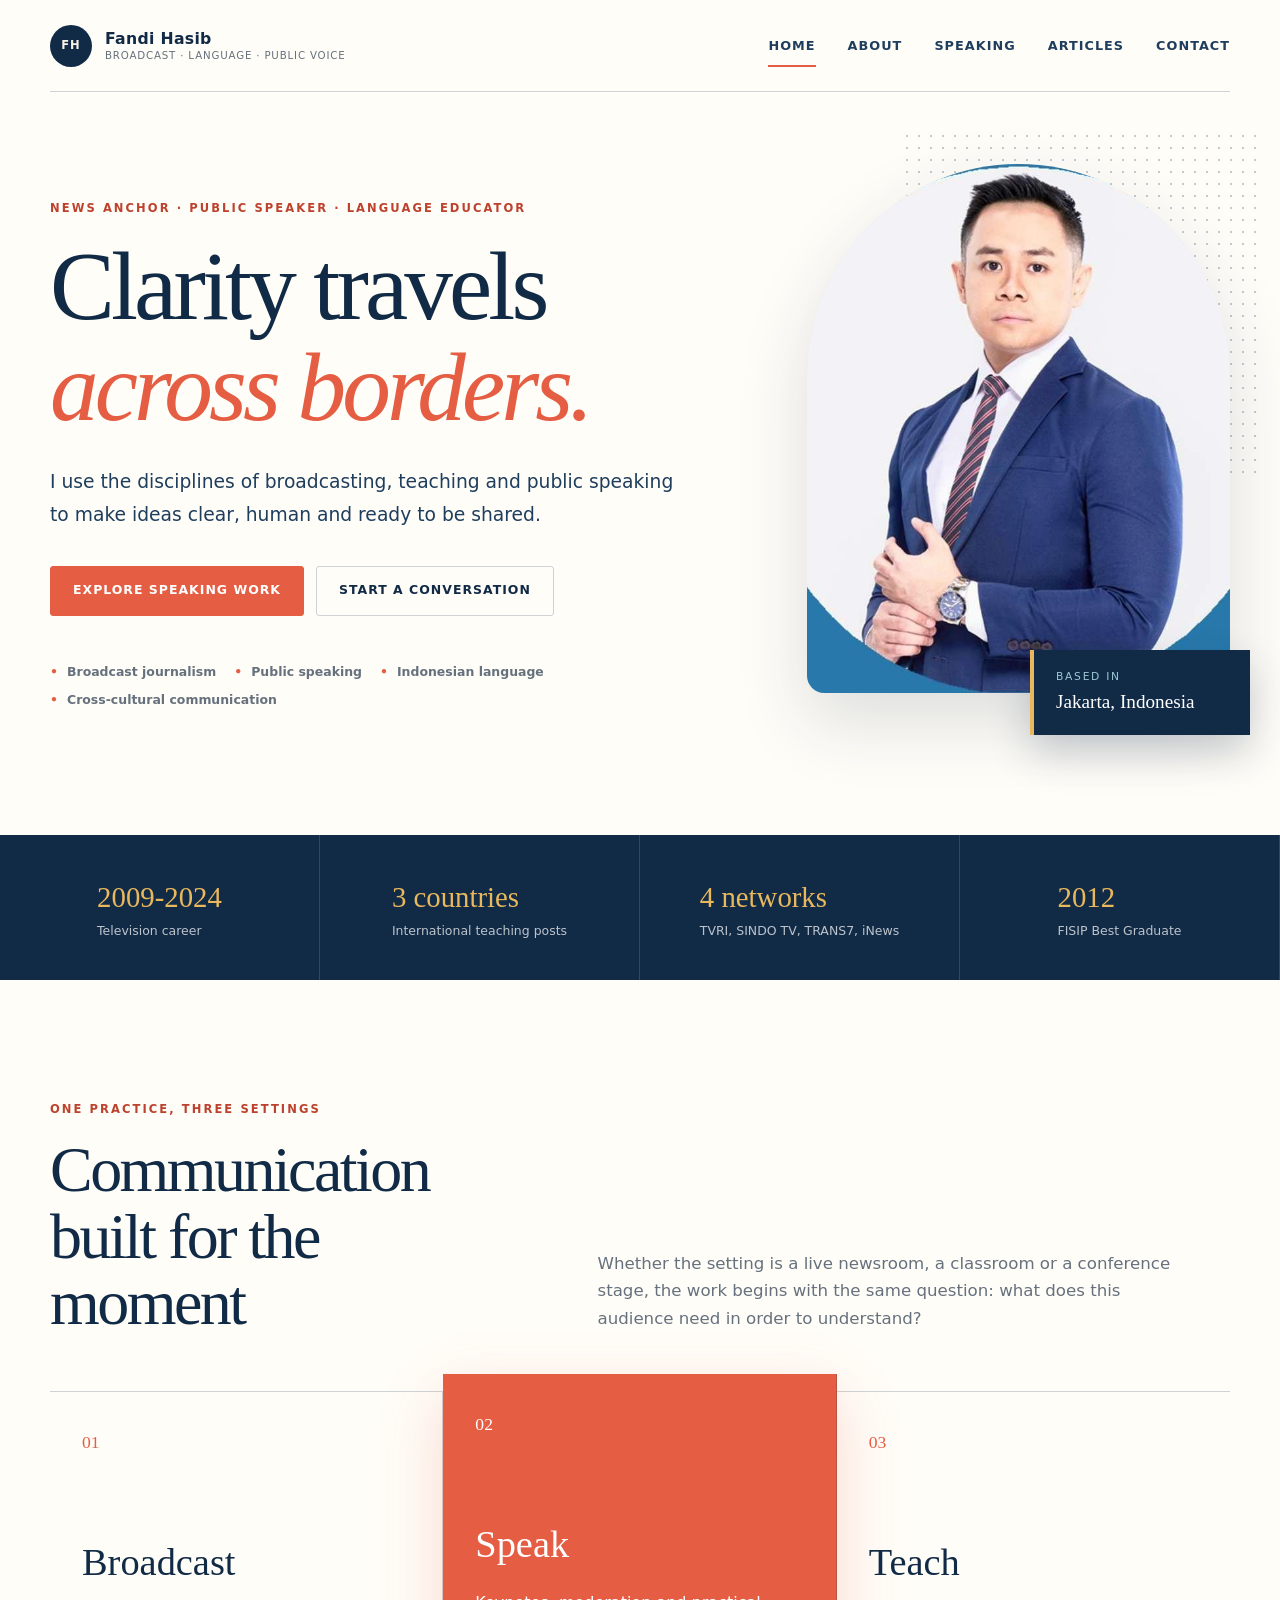
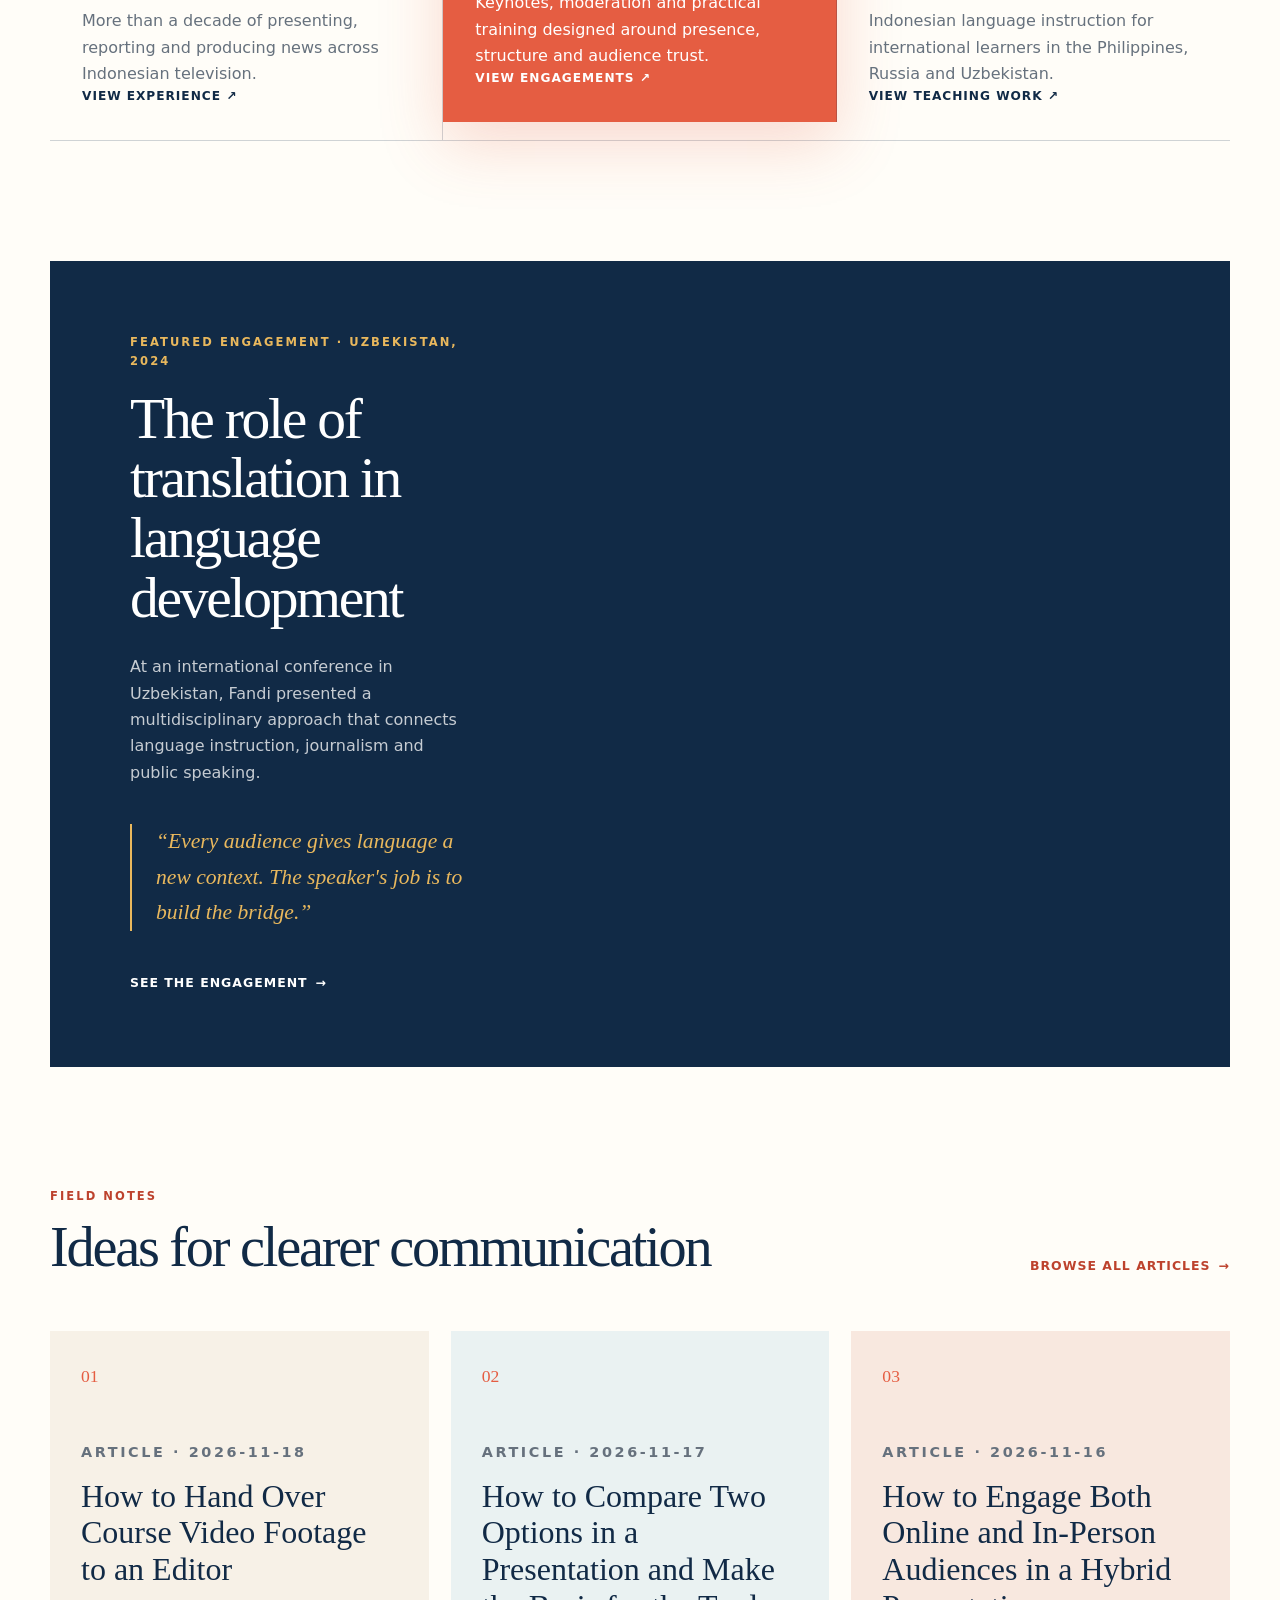
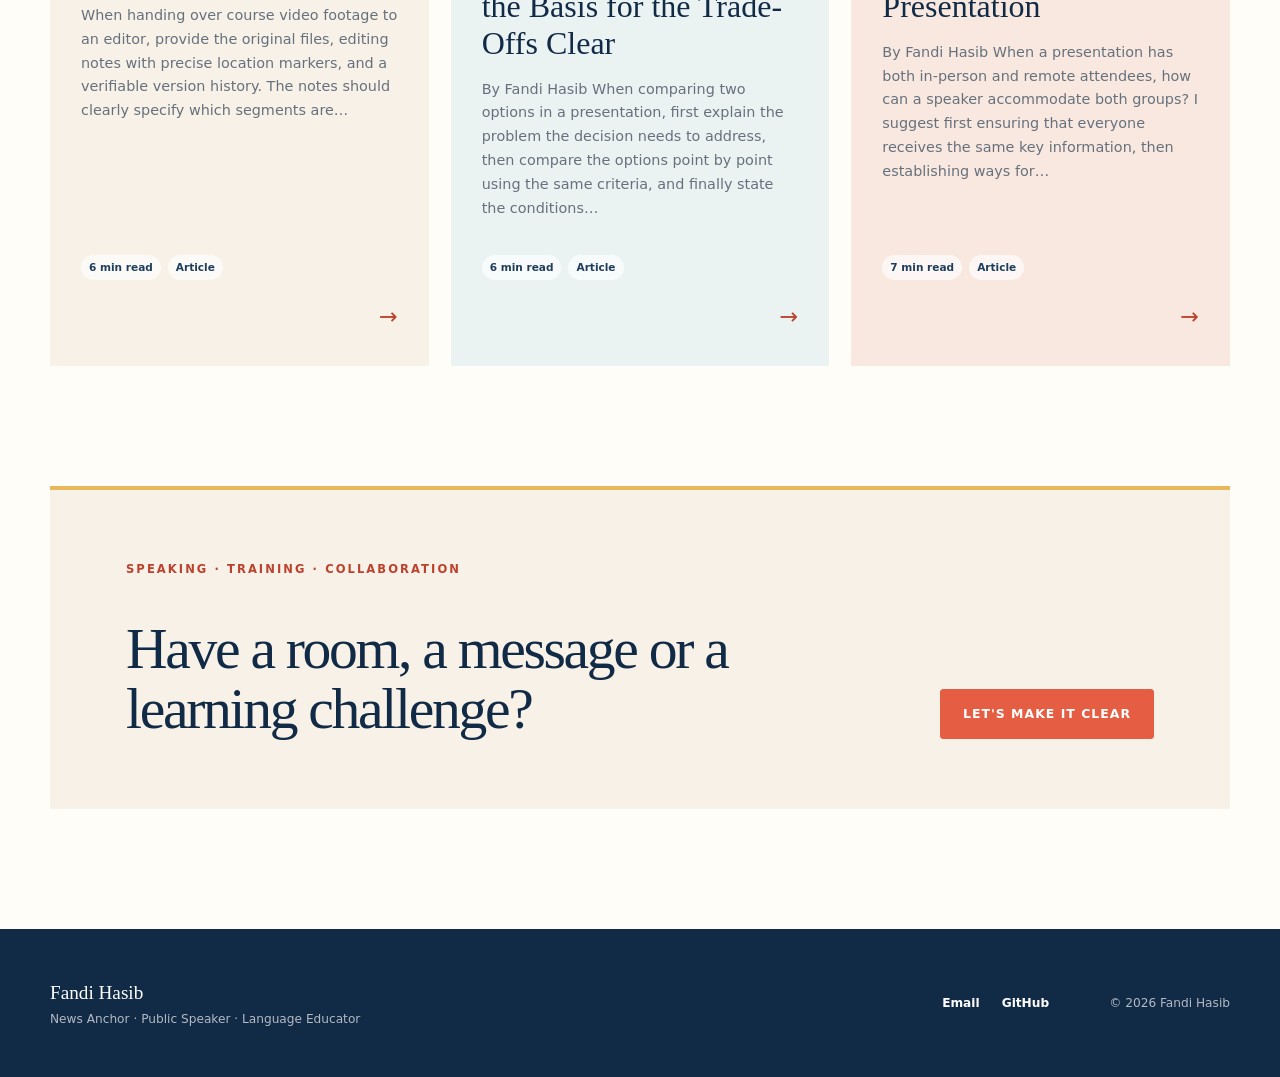
<file: index.html>
<!doctype html>
<html lang="en">
<head>
  <meta charset="utf-8">
  <meta name="viewport" content="width=device-width, initial-scale=1">
  <meta name="description" content="Fandi Hasib is a news anchor, public speaker and Indonesian language educator working across broadcasting, teaching and cross-cultural communication.">
  <meta name="theme-color" content="#112a46">
  <meta property="og:title" content="Fandi Hasib | Broadcast, Language & Public Voice">
  <meta property="og:description" content="News anchor, public speaker and Indonesian language educator.">
  <meta property="og:type" content="website">
  <meta property="" content="assets/fandi-hasib-portrait.jpg">
  <title>Fandi Hasib | Broadcast, Language & Public Voice</title>
  <link rel="icon" href="assets/favicon.svg" type="image/svg+xml">
  <link rel="stylesheet" href="css/main.css">
  <link rel="stylesheet" href="css/content.css">
  <link rel="stylesheet" href="css/responsive.css">
  <script src="config.js"></script>
  <script src="js/main.js" defer></script>
</head>
<body>
  <a class="skip-link" href="#content">Skip to content</a>
  <header class="site-header">
    <a class="brand" href="index.html" aria-label="Fandi Hasib home">
      <span class="brand-mark">FH</span>
      <span class="brand-copy"><strong>Fandi Hasib</strong><small>Broadcast · Language · Public Voice</small></span>
    </a>
    <button class="nav-toggle" type="button" aria-expanded="false" aria-controls="site-nav">Menu</button>
    <nav id="site-nav" aria-label="Primary navigation">
      <a href="index.html" aria-current="page">Home</a>
      <a href="about.html">About</a>
      <a href="speaking.html">Speaking</a>
      <a href="articles.html">Articles</a>
      <a href="contact.html">Contact</a>
    </nav>
  </header>

  <main id="content">
    <section class="hero section-shell">
      <div class="hero-copy">
        <p class="eyebrow">News anchor · Public speaker · Language educator</p>
        <h1>Clarity travels<br><em>across borders.</em></h1>
        <p class="hero-lead">I use the disciplines of broadcasting, teaching and public speaking to make ideas clear, human and ready to be shared.</p>
        <div class="button-row">
          <a class="button" href="speaking.html">Explore speaking work</a>
          <a class="button button-secondary" href="contact.html">Start a conversation</a>
        </div>
        <ul class="hero-tags" aria-label="Areas of expertise">
          <li>Broadcast journalism</li>
          <li>Public speaking</li>
          <li>Indonesian language</li>
          <li>Cross-cultural communication</li>
        </ul>
      </div>
      <div class="hero-visual">
        <div class="portrait-frame"><img src="assets/fandi-hasib-portrait.jpg" alt="Portrait of Fandi Hasib" width="807" height="807"></div>
        <div class="hero-note"><span>Based in</span><strong>Jakarta, Indonesia</strong></div>
      </div>
    </section>

    <section class="signal-strip" aria-label="Career highlights">
      <div><strong>2009-2024</strong><span>Television career</span></div>
      <div><strong>3 countries</strong><span>International teaching posts</span></div>
      <div><strong>4 networks</strong><span>TVRI, SINDO TV, TRANS7, iNews</span></div>
      <div><strong>2012</strong><span>FISIP Best Graduate</span></div>
    </section>

    <section class="section-shell practice-section">
      <div class="section-heading">
        <p class="eyebrow">One practice, three settings</p>
        <h2>Communication built for the moment</h2>
        <p>Whether the setting is a live newsroom, a classroom or a conference stage, the work begins with the same question: what does this audience need in order to understand?</p>
      </div>
      <div class="practice-grid">
        <article class="practice-card">
          <span class="card-index">01</span>
          <h3>Broadcast</h3>
          <p>More than a decade of presenting, reporting and producing news across Indonesian television.</p>
          <a href="about.html#experience">View experience <span aria-hidden="true">↗</span></a>
        </article>
        <article class="practice-card accent-card">
          <span class="card-index">02</span>
          <h3>Speak</h3>
          <p>Keynotes, moderation and practical training designed around presence, structure and audience trust.</p>
          <a href="speaking.html">View engagements <span aria-hidden="true">↗</span></a>
        </article>
        <article class="practice-card">
          <span class="card-index">03</span>
          <h3>Teach</h3>
          <p>Indonesian language instruction for international learners in the Philippines, Russia and Uzbekistan.</p>
          <a href="about.html#teaching">View teaching work <span aria-hidden="true">↗</span></a>
        </article>
      </div>
    </section>

    <section class="feature section-shell">
      <div class="feature-copy">
        <p class="eyebrow light">Featured engagement · Uzbekistan, 2024</p>
        <h2>The role of translation in language development</h2>
        <p>At an international conference in Uzbekistan, Fandi presented a multidisciplinary approach that connects language instruction, journalism and public speaking.</p>
        <blockquote>“Every audience gives language a new context. The speaker's job is to build the bridge.”</blockquote>
        <a class="text-link light" href="speaking.html#uzbekistan-2024">See the engagement <span aria-hidden="true">→</span></a>
      </div>
    </section>

    <section class="section-shell articles-preview">
      <div class="section-heading row-heading">
        <div><p class="eyebrow">Field notes</p><h2>Ideas for clearer communication</h2></div>
        <a class="text-link" href="articles.html">Browse all articles <span aria-hidden="true">→</span></a>
      </div>
      <div id="latest-articles" class="article-grid" aria-live="polite" aria-busy="true"><p class="loading">Loading the latest articles...</p></div>
    </section>

    <section class="closing-cta section-shell">
      <p class="eyebrow">Speaking · Training · Collaboration</p>
      <h2>Have a room, a message or a learning challenge?</h2>
      <a class="button" href="contact.html">Let's make it clear</a>
    </section>
  </main>

  <footer class="site-footer">
    <div><strong>Fandi Hasib</strong><span>News Anchor · Public Speaker · Language Educator</span></div>
    <div class="footer-links"><a href="mailto:support@ottomediatech.com">Email</a><a href="https://github.com/fandihasib">GitHub</a></div>
    <p>© <span data-year></span> Fandi Hasib</p>
  </footer>
  <script src="js/content-loader.js" defer></script>
</body>
</html>
</file>
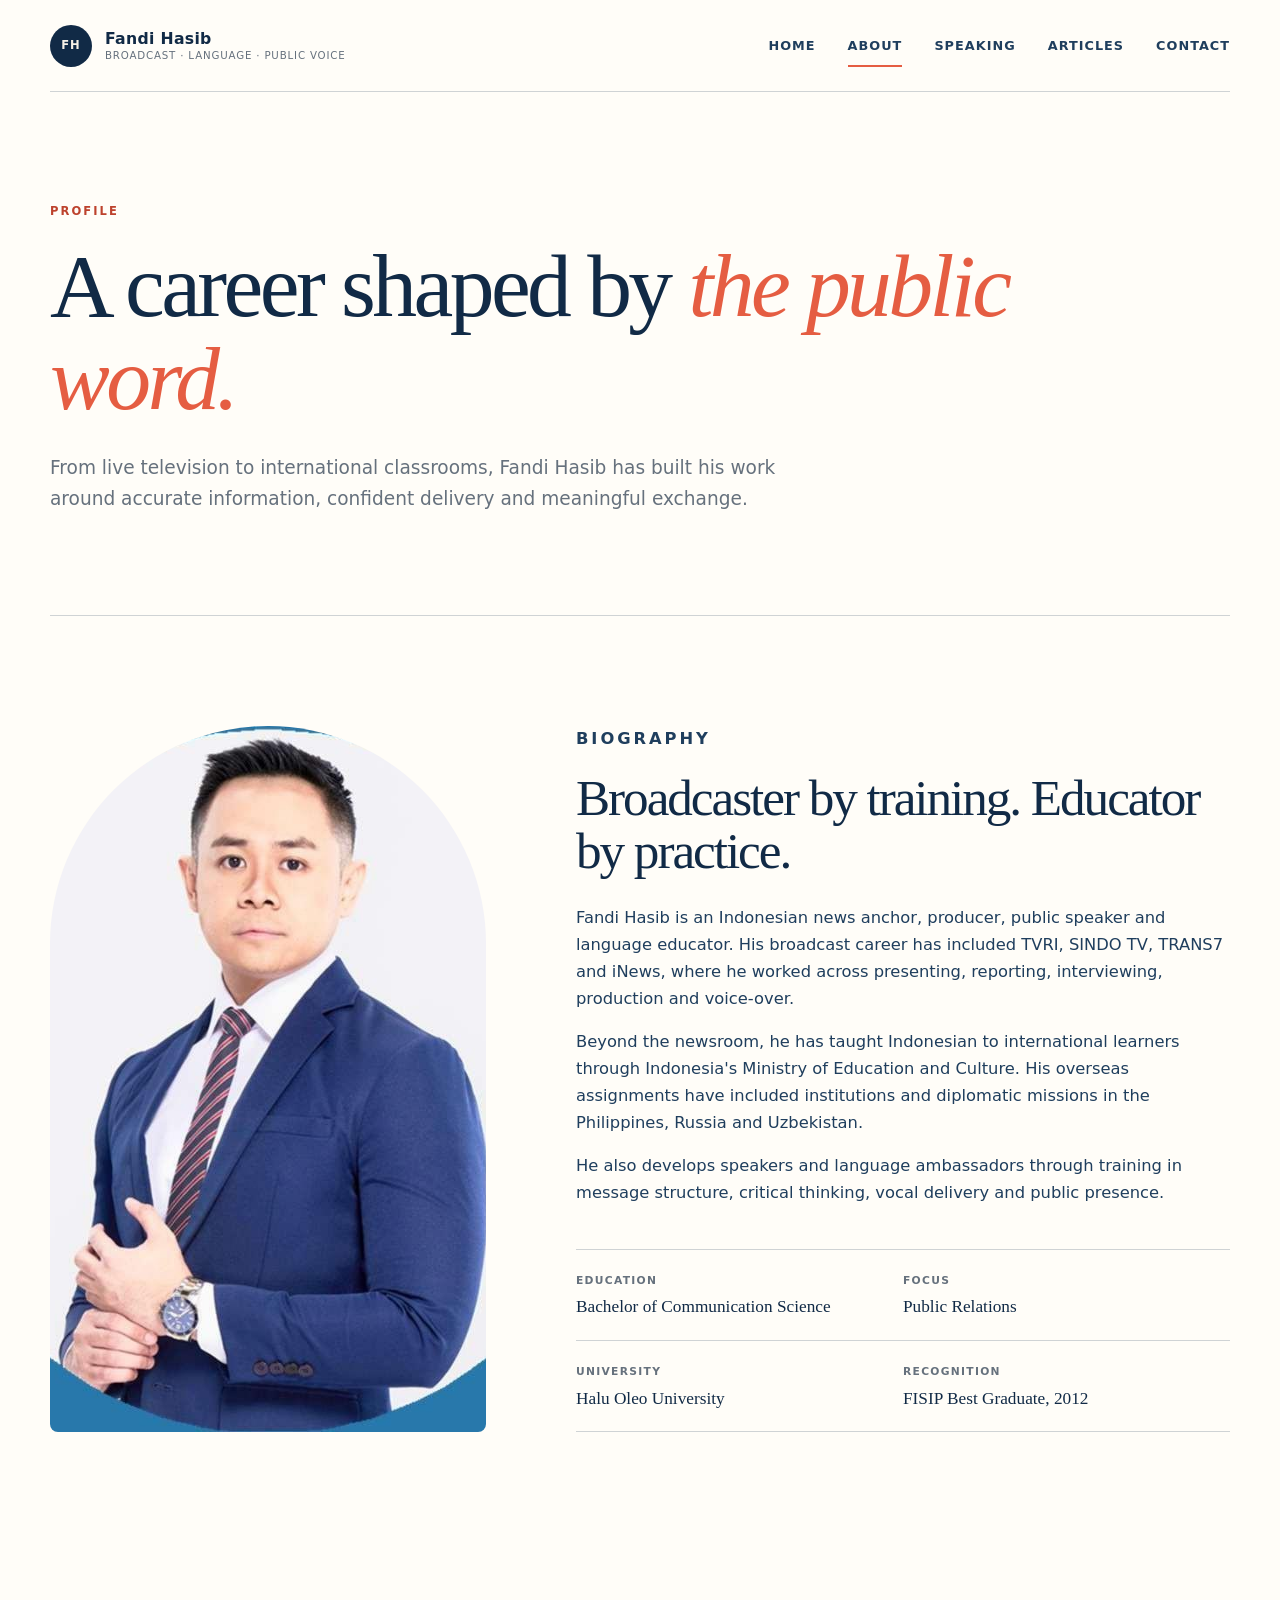
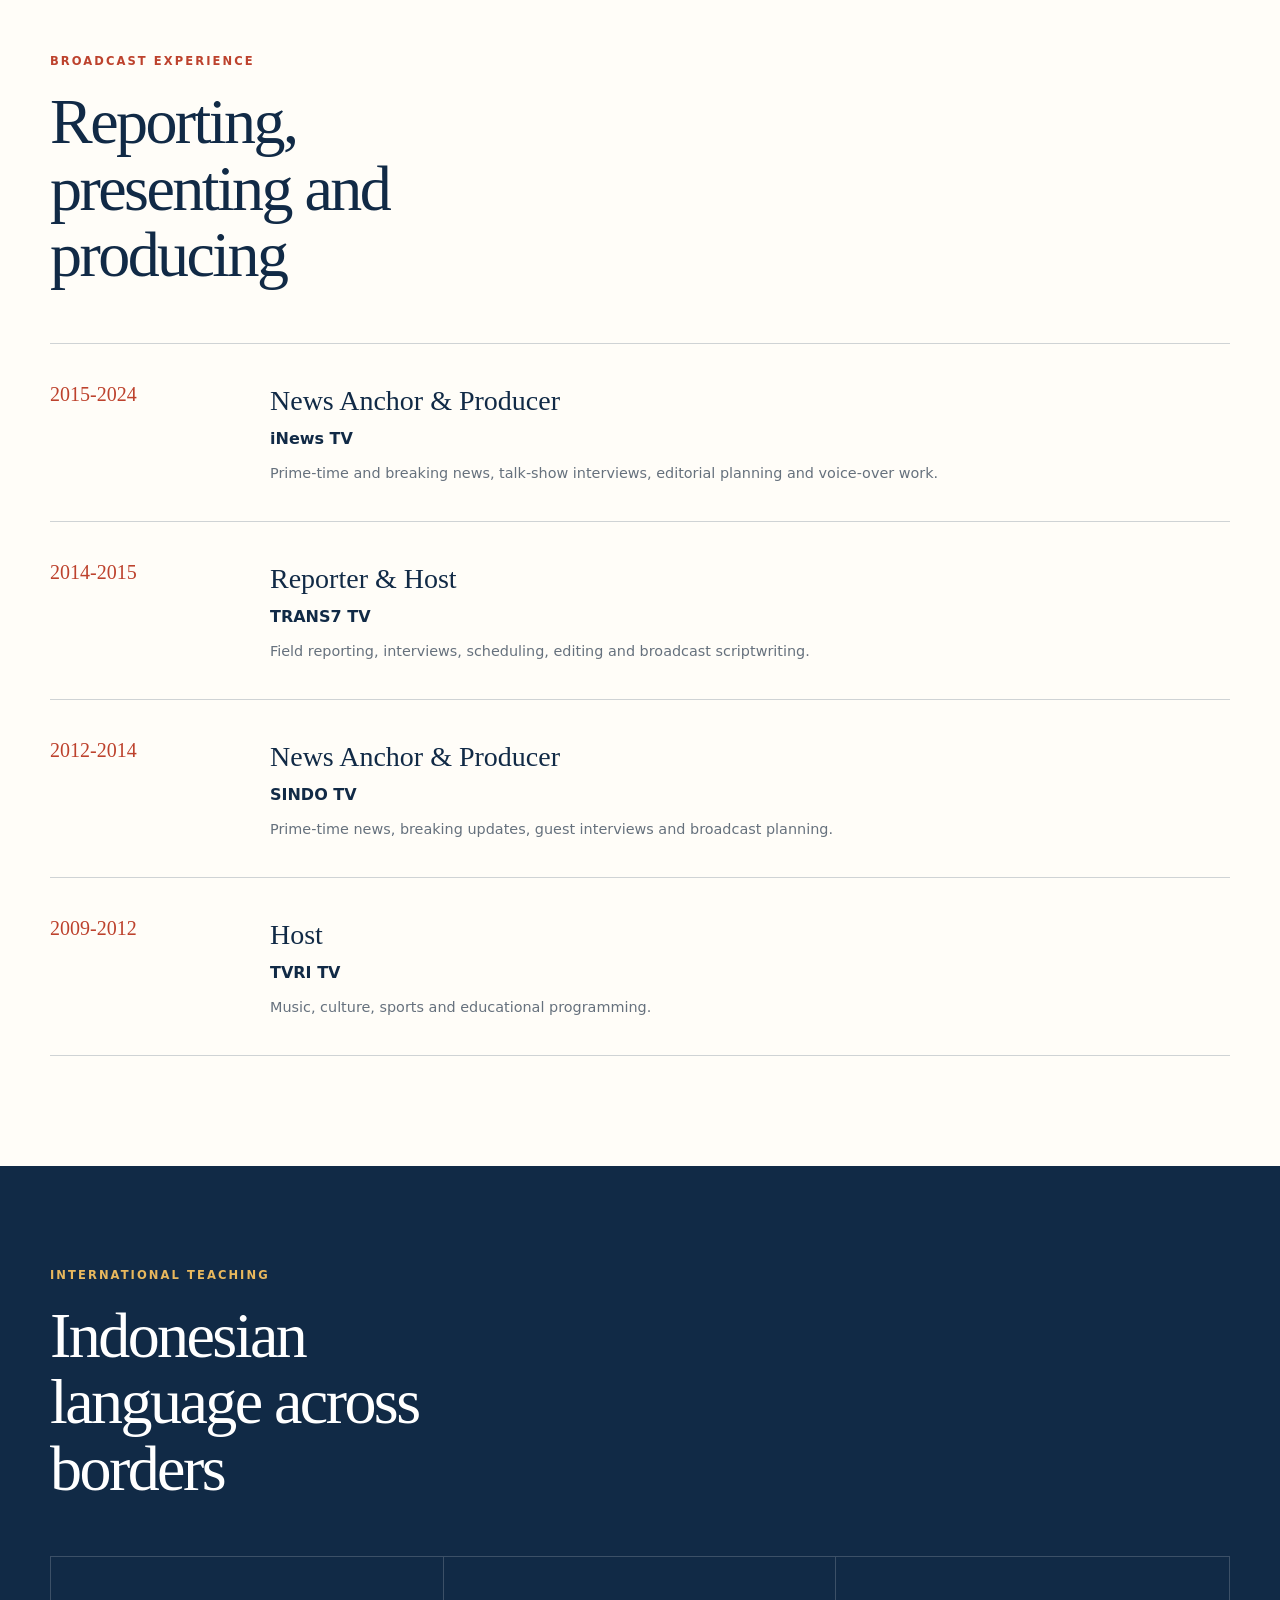
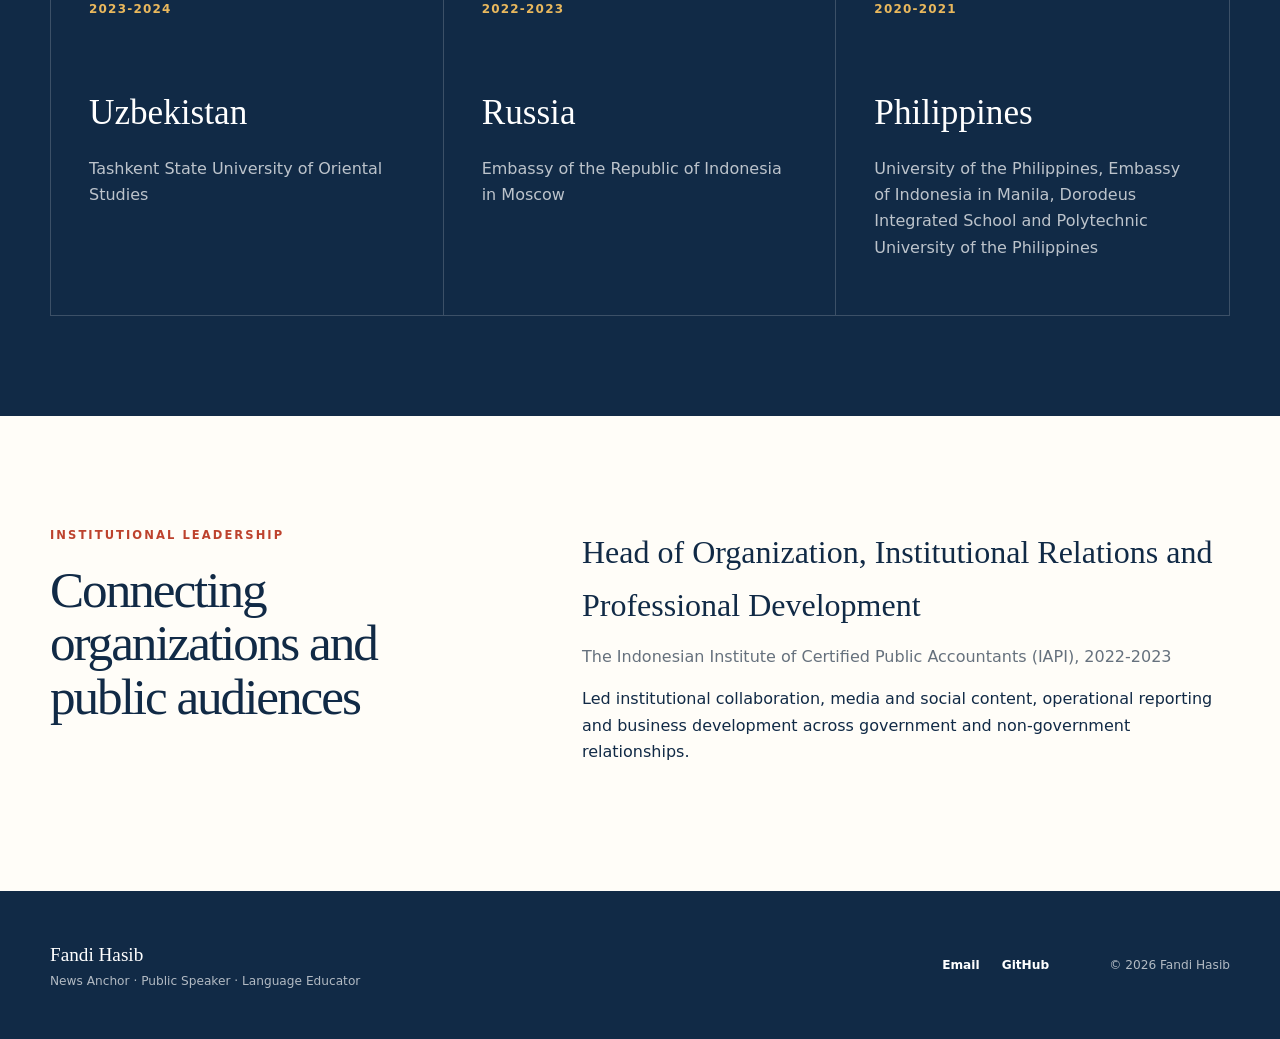
<file: about.html>
<!doctype html>
<html lang="en">
<head>
  <meta charset="utf-8">
  <meta name="viewport" content="width=device-width, initial-scale=1">
  <meta name="description" content="About Fandi Hasib: broadcaster, public speaker and Indonesian language educator.">
  <meta name="theme-color" content="#112a46">
  <title>About | Fandi Hasib</title>
  <link rel="icon" href="assets/favicon.svg" type="image/svg+xml">
  <link rel="stylesheet" href="css/main.css">
  <link rel="stylesheet" href="css/responsive.css">
  <script src="js/main.js" defer></script>
</head>
<body>
  <a class="skip-link" href="#content">Skip to content</a>
  <header class="site-header">
    <a class="brand" href="index.html"><span class="brand-mark">FH</span><span class="brand-copy"><strong>Fandi Hasib</strong><small>Broadcast · Language · Public Voice</small></span></a>
    <button class="nav-toggle" type="button" aria-expanded="false" aria-controls="site-nav">Menu</button>
    <nav id="site-nav" aria-label="Primary navigation"><a href="index.html">Home</a><a href="about.html" aria-current="page">About</a><a href="speaking.html">Speaking</a><a href="articles.html">Articles</a><a href="contact.html">Contact</a></nav>
  </header>
  <main id="content">
    <section class="page-hero section-shell">
      <p class="eyebrow">Profile</p>
      <h1>A career shaped by <em>the public word.</em></h1>
      <p>From live television to international classrooms, Fandi Hasib has built his work around accurate information, confident delivery and meaningful exchange.</p>
    </section>

    <section class="about-intro section-shell">
      <div class="about-portrait"><img src="assets/fandi-hasib-portrait.jpg" alt="Fandi Hasib" width="807" height="807"></div>
      <div class="about-copy">
        <p class="eyebrow">Biography</p>
        <h2>Broadcaster by training. Educator by practice.</h2>
        <p>Fandi Hasib is an Indonesian news anchor, producer, public speaker and language educator. His broadcast career has included TVRI, SINDO TV, TRANS7 and iNews, where he worked across presenting, reporting, interviewing, production and voice-over.</p>
        <p>Beyond the newsroom, he has taught Indonesian to international learners through Indonesia's Ministry of Education and Culture. His overseas assignments have included institutions and diplomatic missions in the Philippines, Russia and Uzbekistan.</p>
        <p>He also develops speakers and language ambassadors through training in message structure, critical thinking, vocal delivery and public presence.</p>
        <dl class="profile-facts">
          <div><dt>Education</dt><dd>Bachelor of Communication Science</dd></div>
          <div><dt>Focus</dt><dd>Public Relations</dd></div>
          <div><dt>University</dt><dd>Halu Oleo University</dd></div>
          <div><dt>Recognition</dt><dd>FISIP Best Graduate, 2012</dd></div>
        </dl>
      </div>
    </section>

    <section id="experience" class="timeline-section section-shell">
      <div class="section-heading"><p class="eyebrow">Broadcast experience</p><h2>Reporting, presenting and producing</h2></div>
      <ol class="timeline">
        <li><span>2015-2024</span><div><h3>News Anchor & Producer</h3><p>iNews TV</p><small>Prime-time and breaking news, talk-show interviews, editorial planning and voice-over work.</small></div></li>
        <li><span>2014-2015</span><div><h3>Reporter & Host</h3><p>TRANS7 TV</p><small>Field reporting, interviews, scheduling, editing and broadcast scriptwriting.</small></div></li>
        <li><span>2012-2014</span><div><h3>News Anchor & Producer</h3><p>SINDO TV</p><small>Prime-time news, breaking updates, guest interviews and broadcast planning.</small></div></li>
        <li><span>2009-2012</span><div><h3>Host</h3><p>TVRI TV</p><small>Music, culture, sports and educational programming.</small></div></li>
      </ol>
    </section>

    <section id="teaching" class="teaching-section section-shell">
      <div class="section-heading"><p class="eyebrow light">International teaching</p><h2>Indonesian language across borders</h2></div>
      <div class="teaching-grid">
        <article><span>2023-2024</span><h3>Uzbekistan</h3><p>Tashkent State University of Oriental Studies</p></article>
        <article><span>2022-2023</span><h3>Russia</h3><p>Embassy of the Republic of Indonesia in Moscow</p></article>
        <article><span>2020-2021</span><h3>Philippines</h3><p>University of the Philippines, Embassy of Indonesia in Manila, Dorodeus Integrated School and Polytechnic University of the Philippines</p></article>
      </div>
    </section>

    <section class="leadership section-shell">
      <div><p class="eyebrow">Institutional leadership</p><h2>Connecting organizations and public audiences</h2></div>
      <div><h3>Head of Organization, Institutional Relations and Professional Development</h3><p class="muted">The Indonesian Institute of Certified Public Accountants (IAPI), 2022-2023</p><p>Led institutional collaboration, media and social content, operational reporting and business development across government and non-government relationships.</p></div>
    </section>
  </main>
  <footer class="site-footer"><div><strong>Fandi Hasib</strong><span>News Anchor · Public Speaker · Language Educator</span></div><div class="footer-links"><a href="mailto:support@ottomediatech.com">Email</a><a href="https://github.com/fandihasib">GitHub</a></div><p>© <span data-year></span> Fandi Hasib</p></footer>
</body>
</html>
</file>
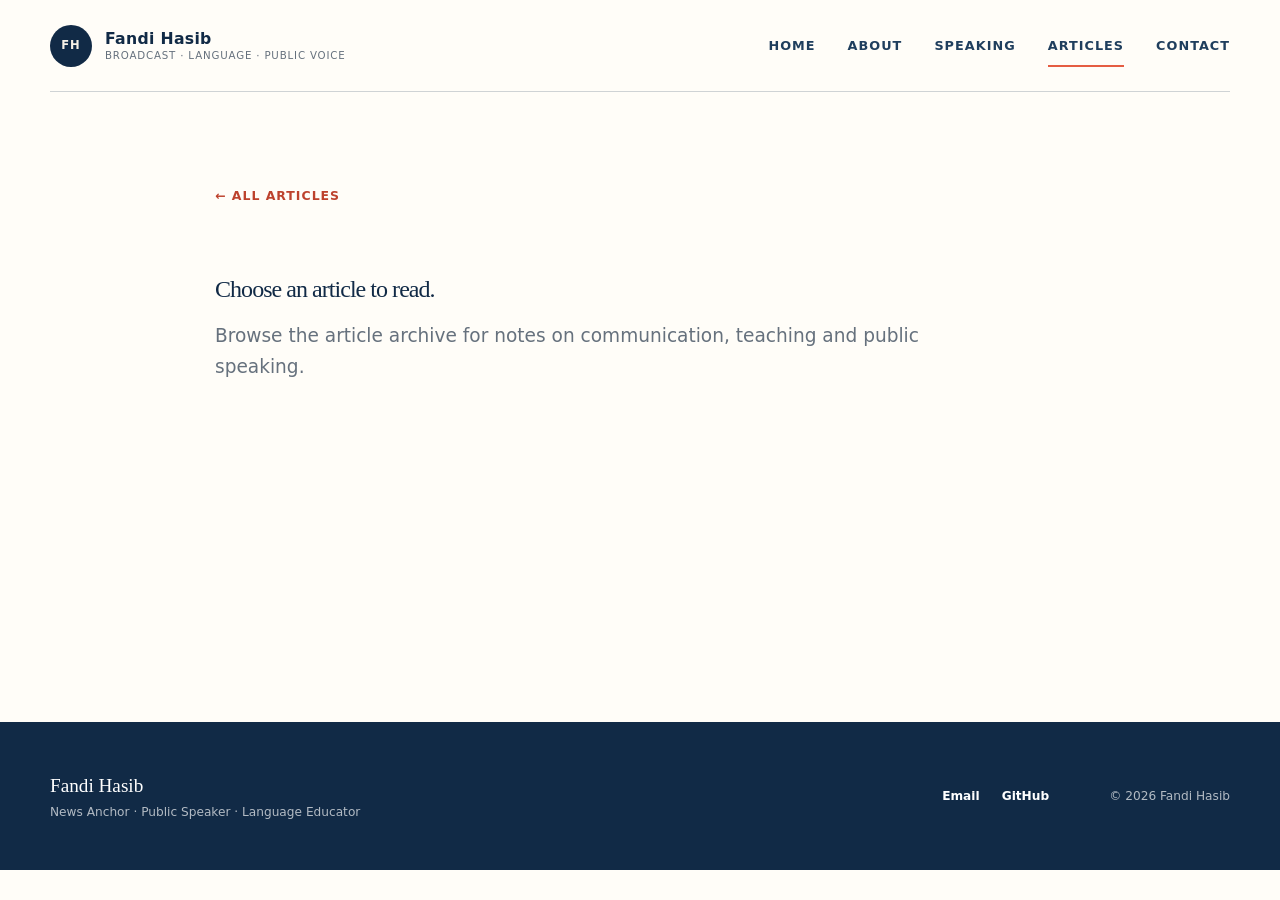
<file: article.html>
<!doctype html>
<html lang="en">
<head>
  <meta charset="utf-8">
  <meta name="viewport" content="width=device-width, initial-scale=1">
  <meta name="description" content="An article by Fandi Hasib.">
  <meta name="theme-color" content="#112a46">
  <title>Article | Fandi Hasib</title>
  <link rel="icon" href="assets/favicon.svg" type="image/svg+xml">
  <link rel="stylesheet" href="css/main.css">
  <link rel="stylesheet" href="css/content.css">
  <link rel="stylesheet" href="css/responsive.css">
  <script src="config.js"></script>
  <script src="js/main.js" defer></script>
</head>
<body>
  <a class="skip-link" href="#content">Skip to content</a>
  <header class="site-header">
    <a class="brand" href="index.html"><span class="brand-mark">FH</span><span class="brand-copy"><strong>Fandi Hasib</strong><small>Broadcast · Language · Public Voice</small></span></a>
    <button class="nav-toggle" type="button" aria-expanded="false" aria-controls="site-nav">Menu</button>
    <nav id="site-nav" aria-label="Primary navigation"><a href="index.html">Home</a><a href="about.html">About</a><a href="speaking.html">Speaking</a><a href="articles.html" aria-current="page">Articles</a><a href="contact.html">Contact</a></nav>
  </header>
  <main id="content" class="article-page"><article id="article-detail" class="article-detail"><p class="loading">Loading article...</p></article></main>
  <footer class="site-footer"><div><strong>Fandi Hasib</strong><span>News Anchor · Public Speaker · Language Educator</span></div><div class="footer-links"><a href="mailto:support@ottomediatech.com">Email</a><a href="https://github.com/fandihasib">GitHub</a></div><p>© <span data-year></span> Fandi Hasib</p></footer>
  <script src="js/article.js" defer></script>
</body>
</html>
</file>
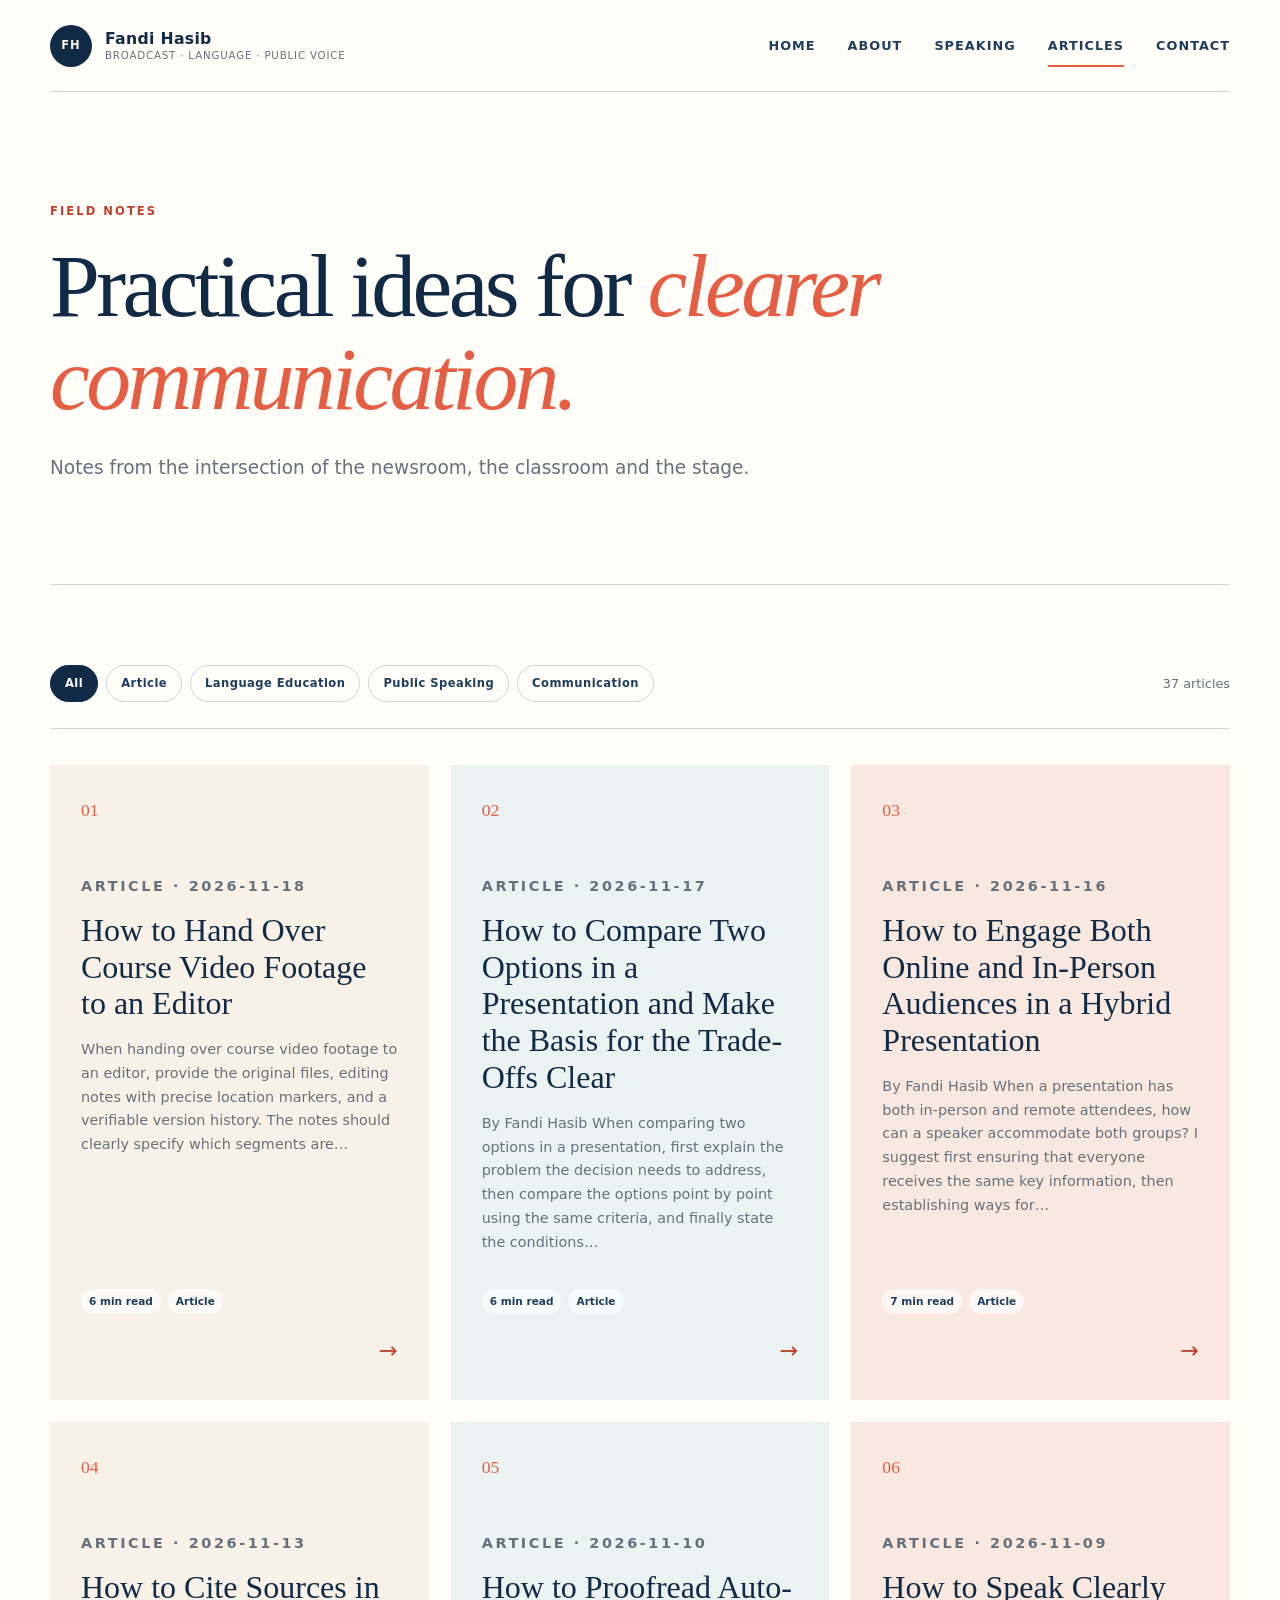
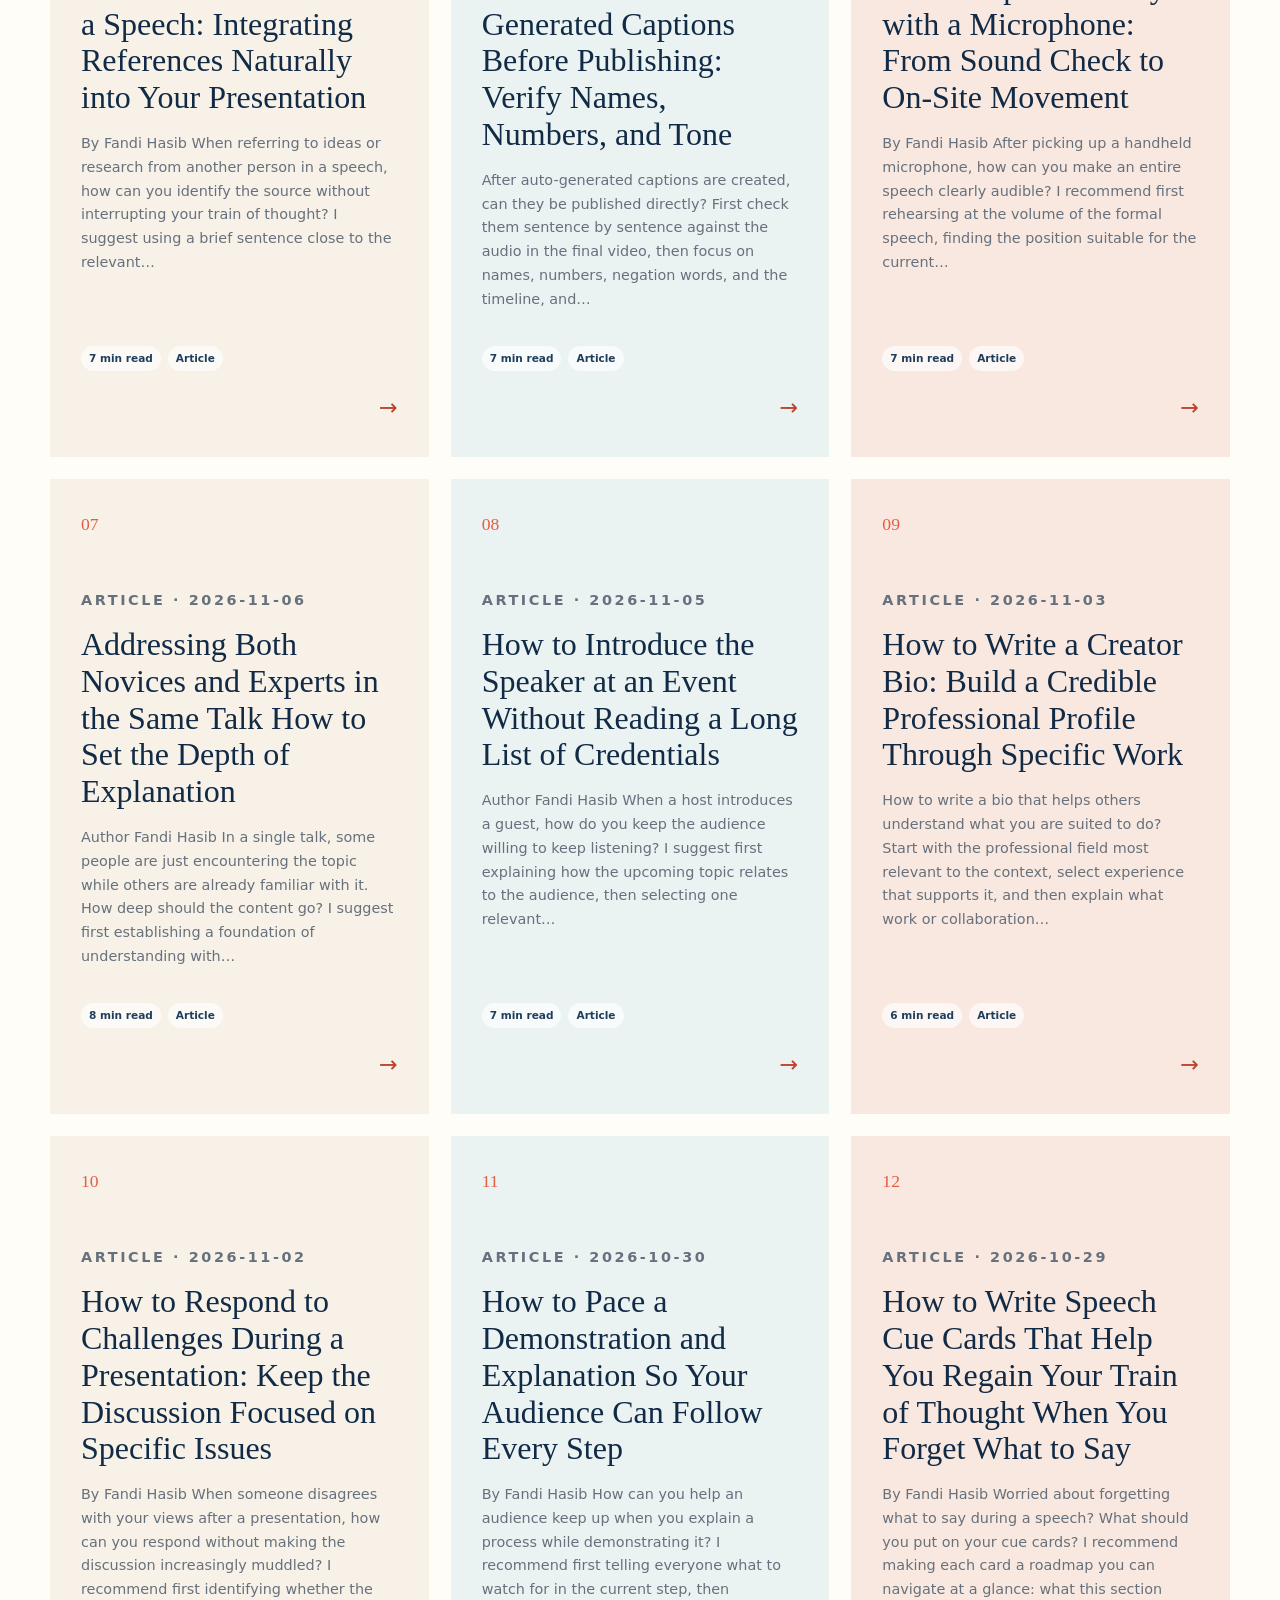
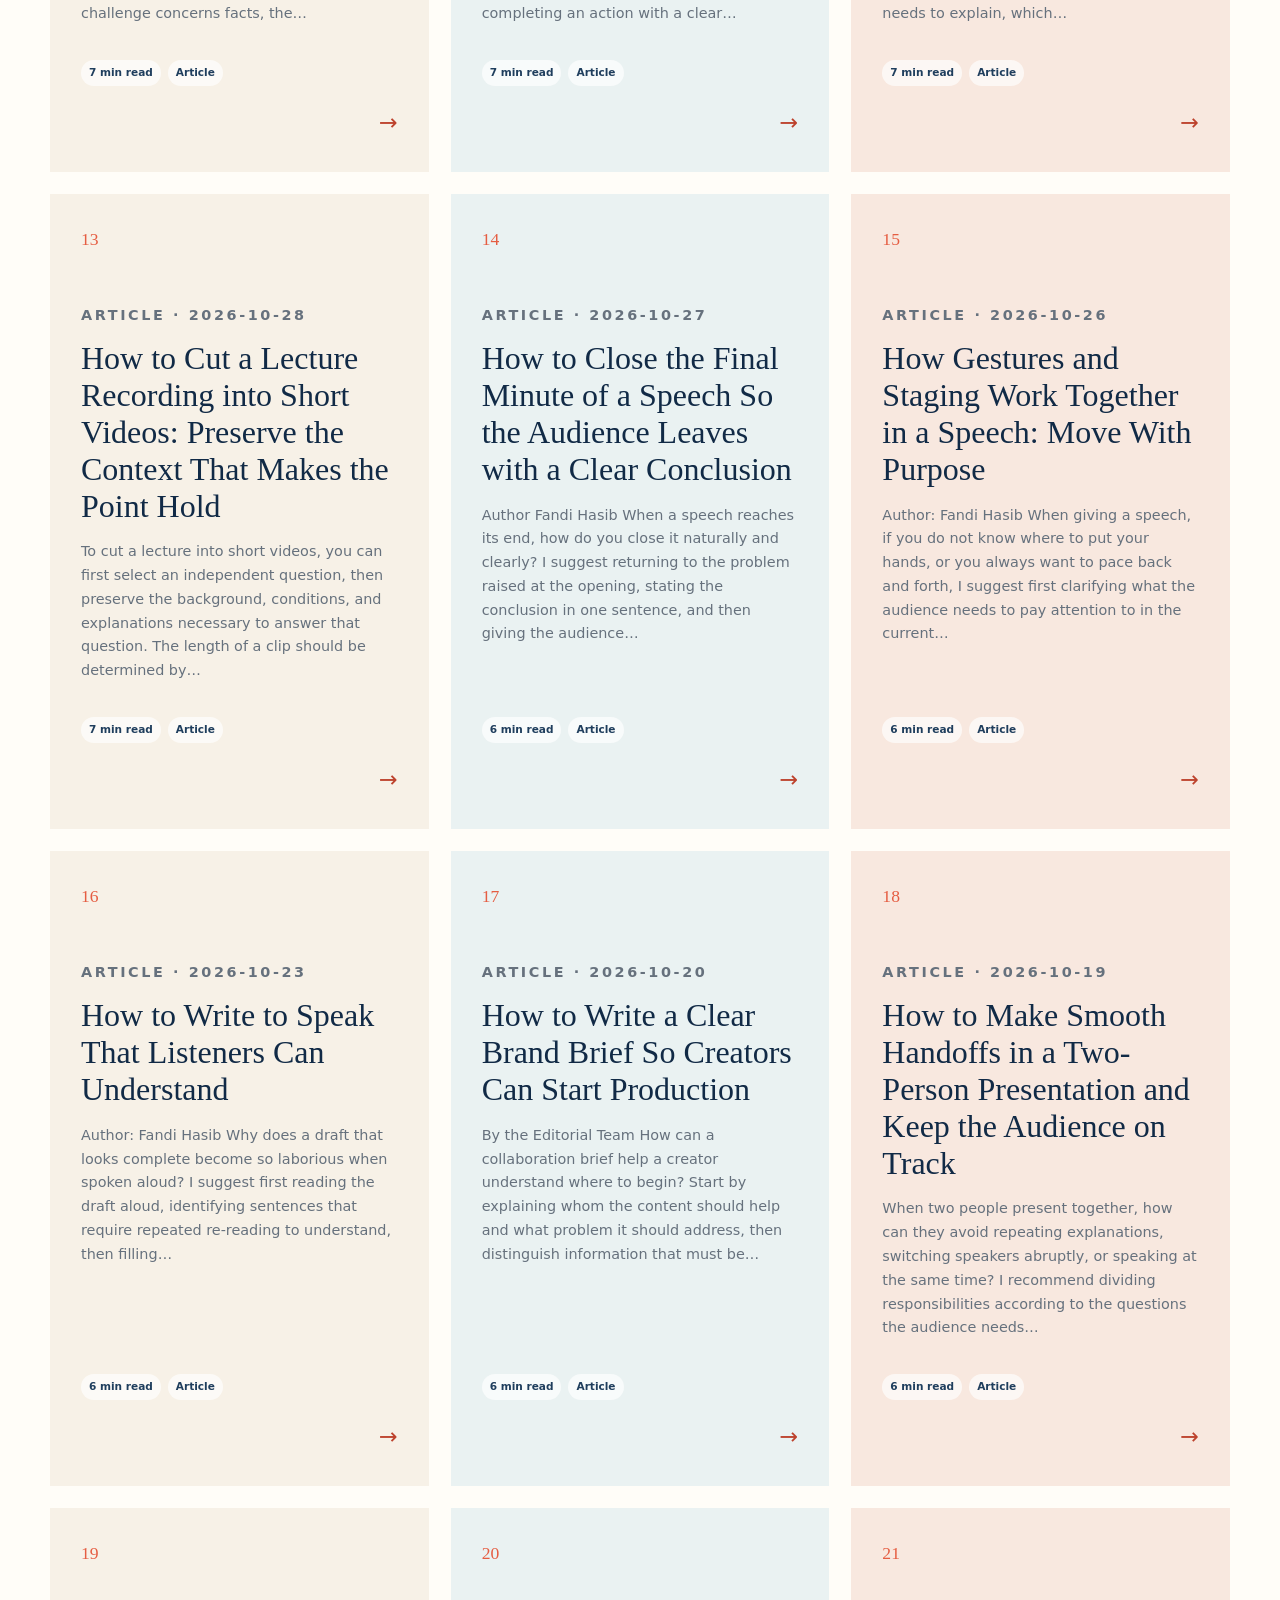
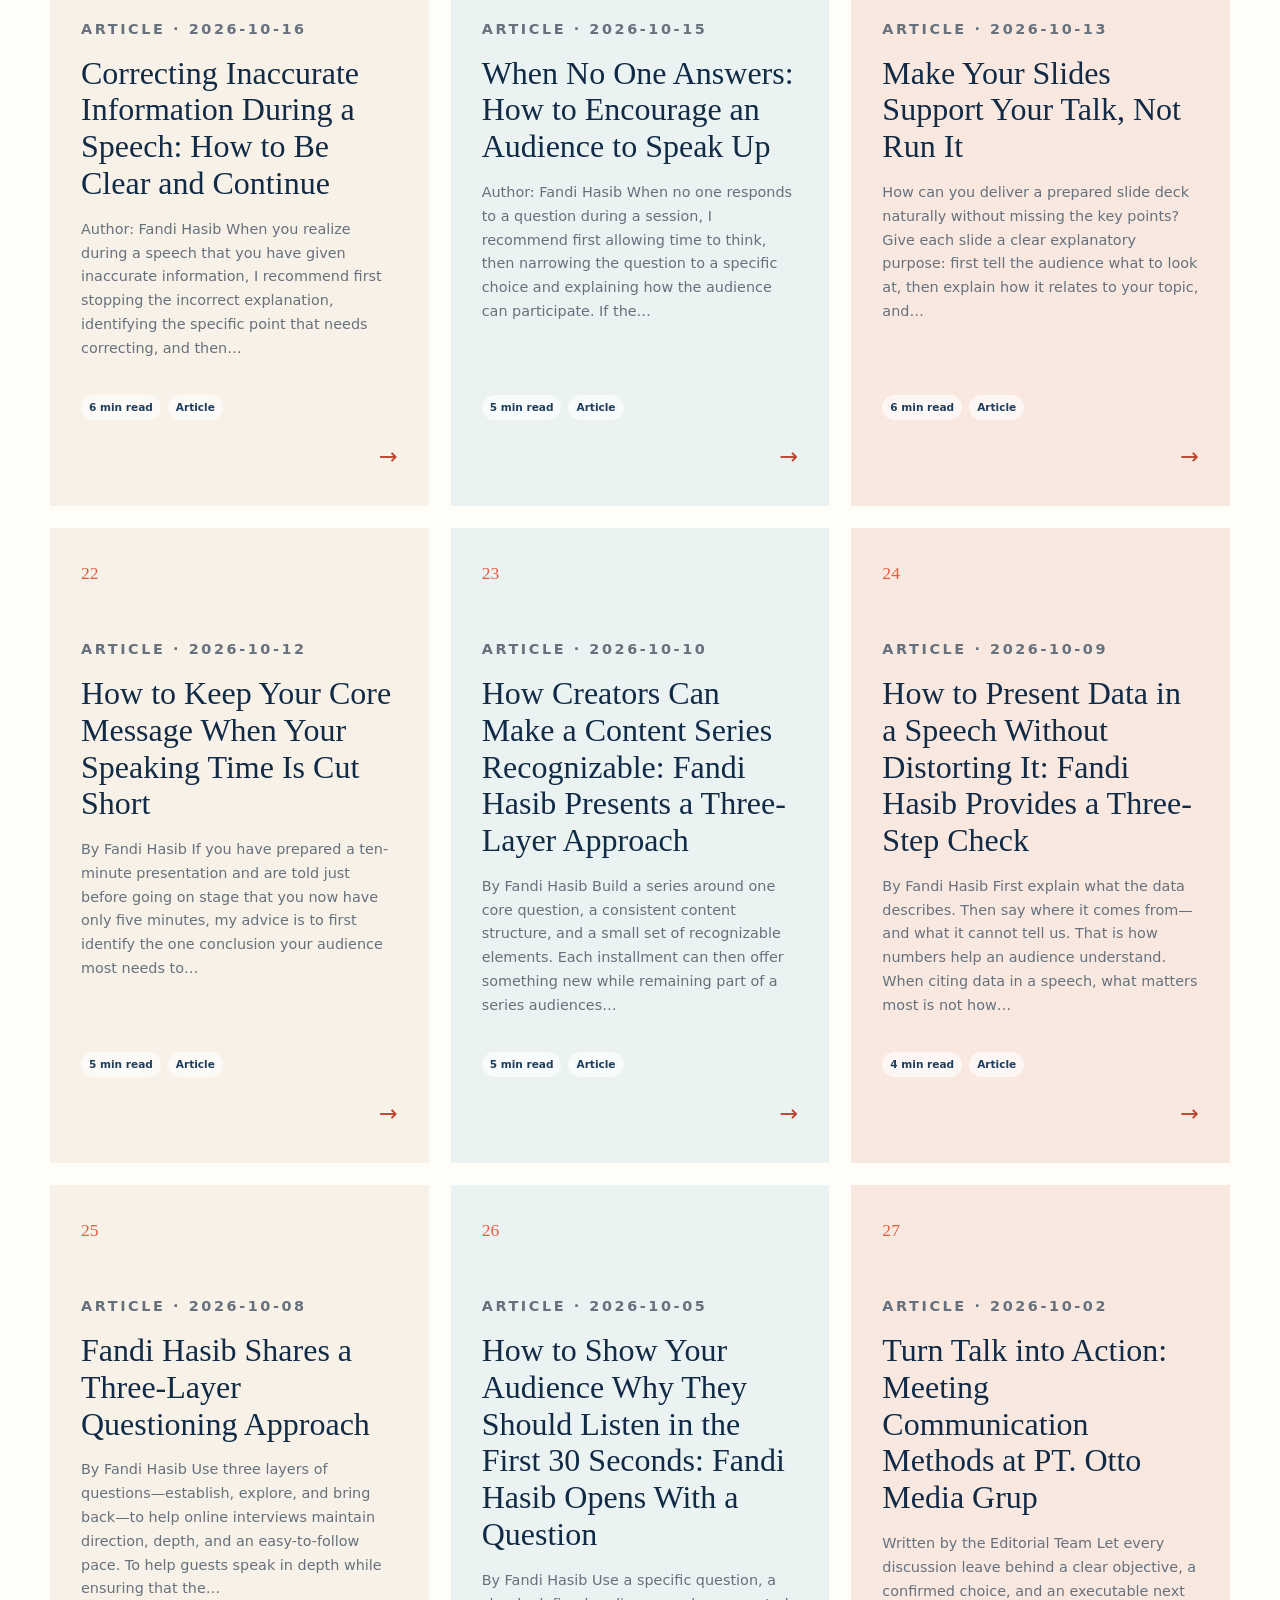
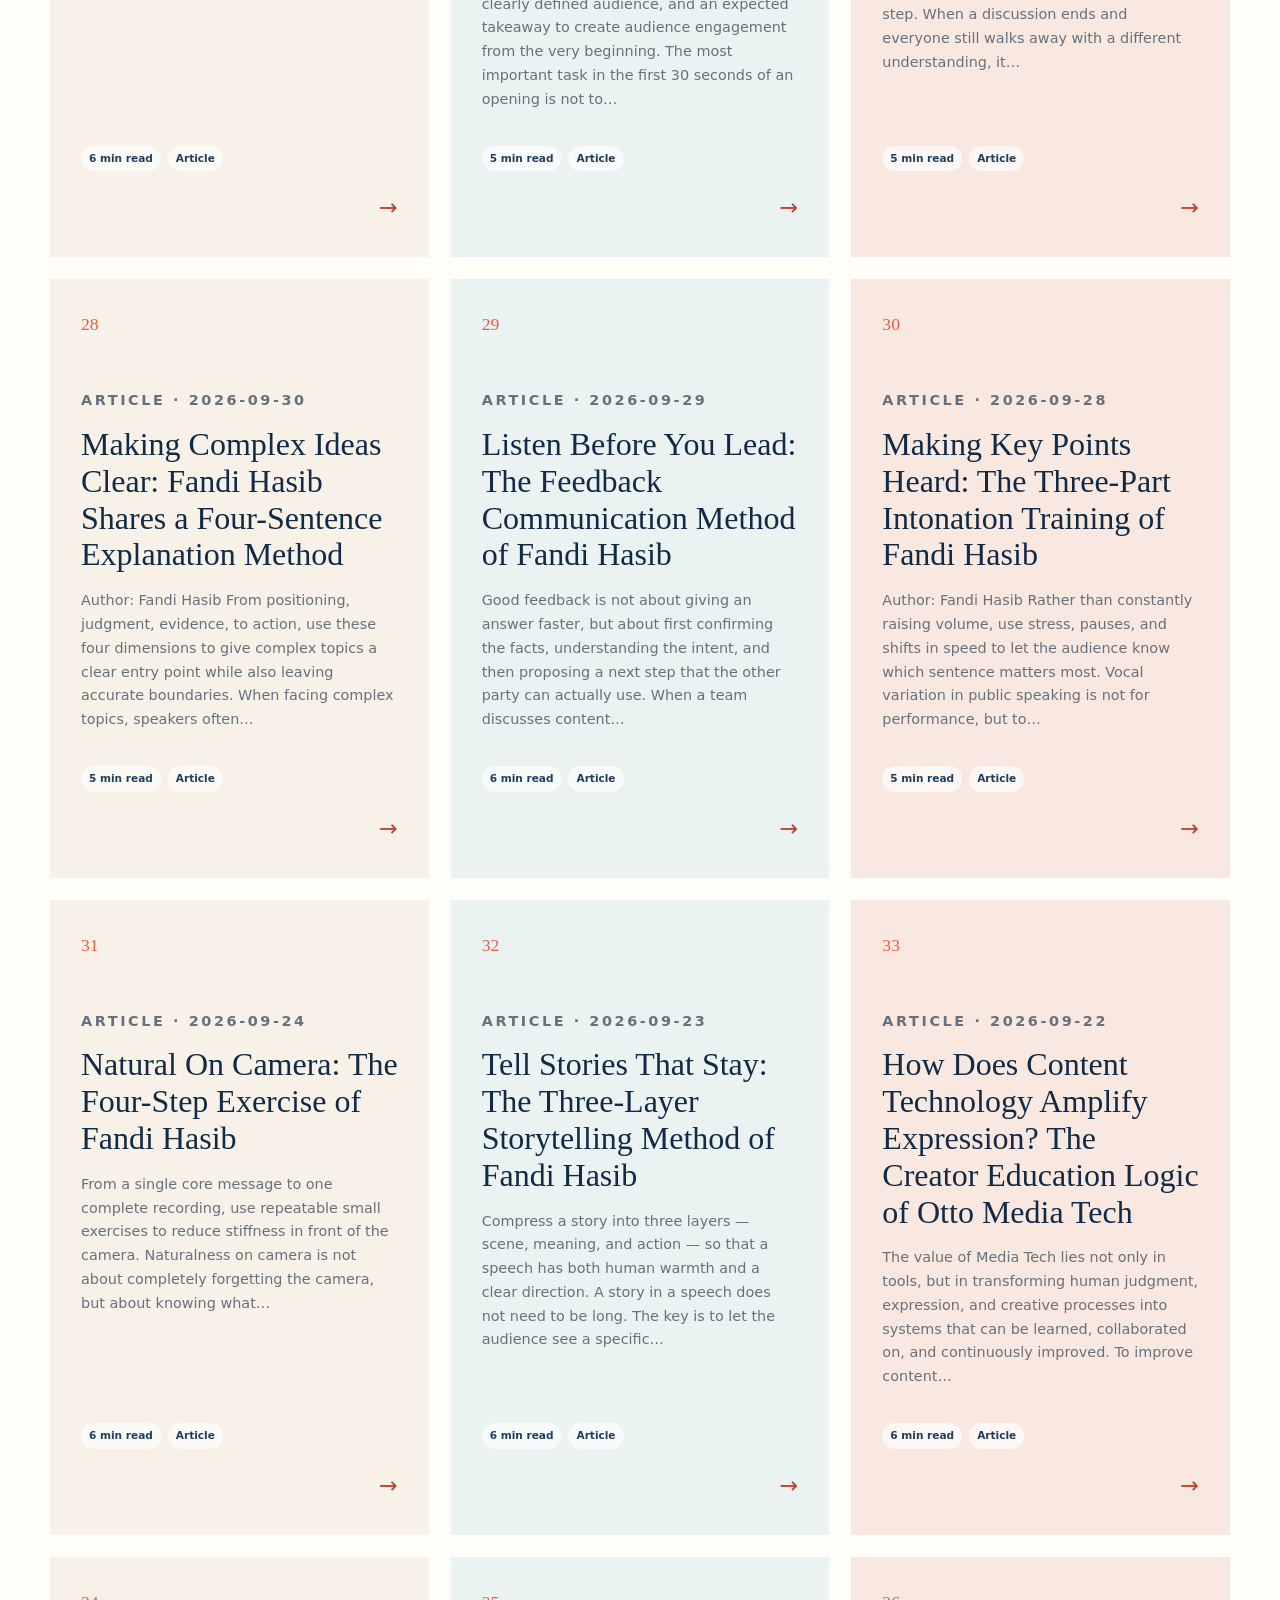
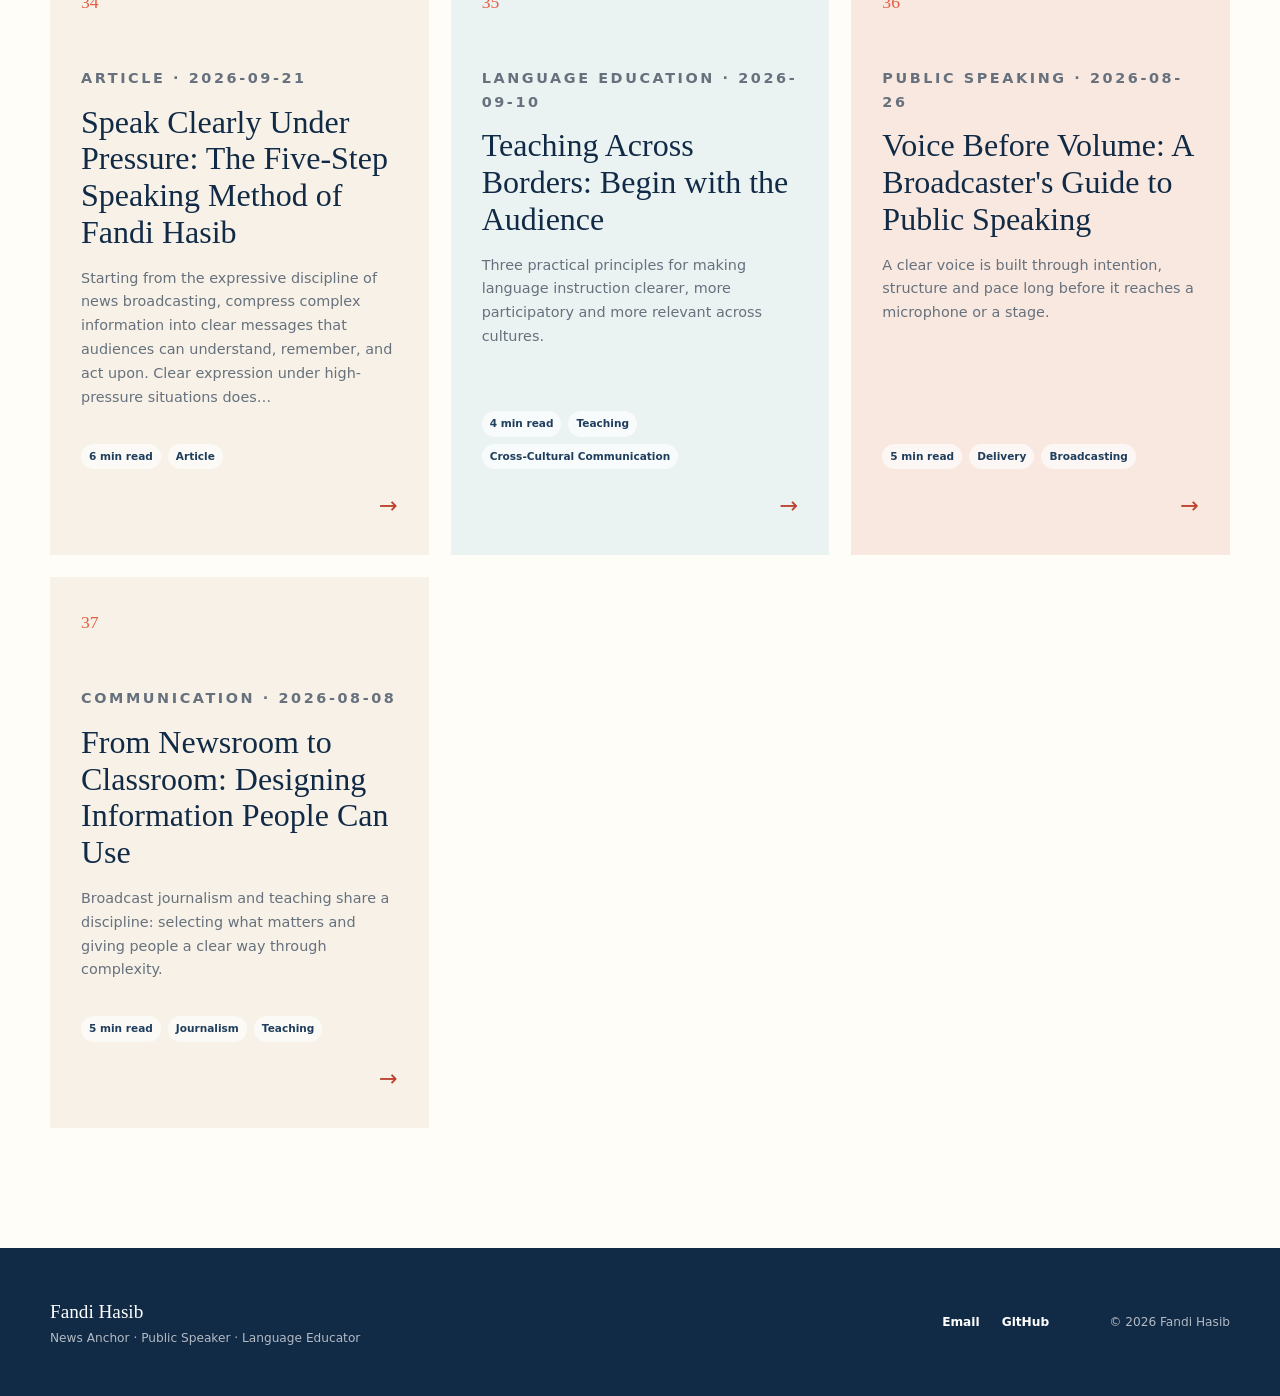
<file: articles.html>
<!doctype html>
<html lang="en">
<head>
  <meta charset="utf-8">
  <meta name="viewport" content="width=device-width, initial-scale=1">
  <meta name="description" content="Articles and field notes by Fandi Hasib on speaking, journalism, teaching and communication.">
  <meta name="theme-color" content="#112a46">
  <title>Articles | Fandi Hasib</title>
  <link rel="icon" href="assets/favicon.svg" type="image/svg+xml">
  <link rel="stylesheet" href="css/main.css">
  <link rel="stylesheet" href="css/content.css">
  <link rel="stylesheet" href="css/responsive.css">
  <script src="config.js"></script>
  <script src="js/main.js" defer></script>
</head>
<body>
  <a class="skip-link" href="#content">Skip to content</a>
  <header class="site-header">
    <a class="brand" href="index.html"><span class="brand-mark">FH</span><span class="brand-copy"><strong>Fandi Hasib</strong><small>Broadcast · Language · Public Voice</small></span></a>
    <button class="nav-toggle" type="button" aria-expanded="false" aria-controls="site-nav">Menu</button>
    <nav id="site-nav" aria-label="Primary navigation"><a href="index.html">Home</a><a href="about.html">About</a><a href="speaking.html">Speaking</a><a href="articles.html" aria-current="page">Articles</a><a href="contact.html">Contact</a></nav>
  </header>
  <main id="content">
    <section class="page-hero section-shell"><p class="eyebrow">Field notes</p><h1>Practical ideas for <em>clearer communication.</em></h1><p>Notes from the intersection of the newsroom, the classroom and the stage.</p></section>
    <section class="archive-section section-shell">
      <div class="archive-tools"><div id="article-filters" class="filter-row" aria-label="Filter articles by category"></div><p id="article-status" class="archive-status" aria-live="polite"></p></div>
      <div id="article-list" class="article-grid archive-grid" aria-live="polite" aria-busy="true"><p class="loading">Loading articles...</p></div>
    </section>
  </main>
  <footer class="site-footer"><div><strong>Fandi Hasib</strong><span>News Anchor · Public Speaker · Language Educator</span></div><div class="footer-links"><a href="mailto:support@ottomediatech.com">Email</a><a href="https://github.com/fandihasib">GitHub</a></div><p>© <span data-year></span> Fandi Hasib</p></footer>
  <script src="js/content-loader.js" defer></script>
</body>
</html>
</file>
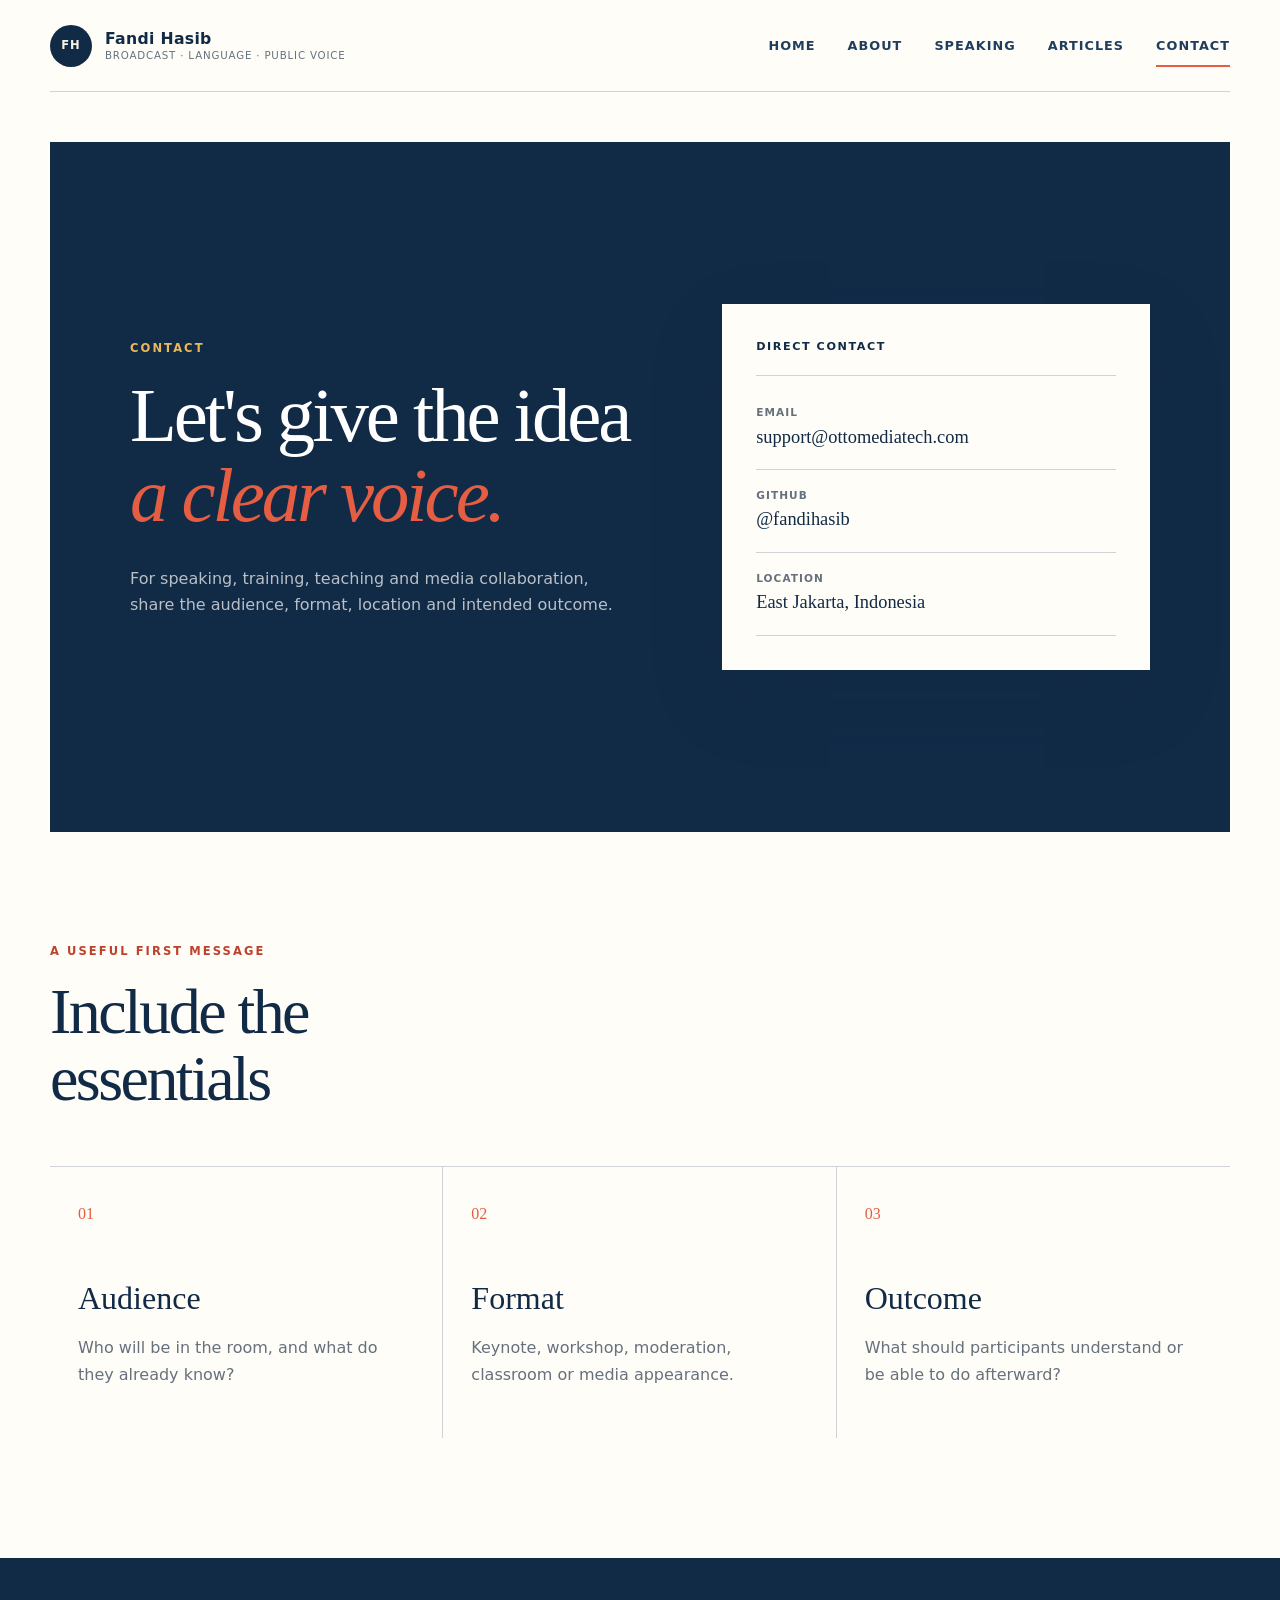
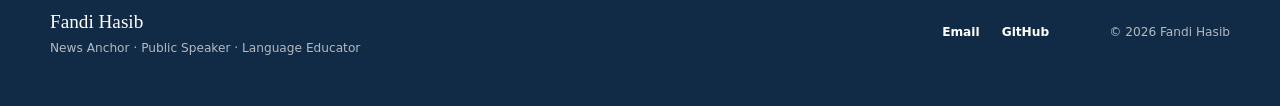
<file: contact.html>
<!doctype html>
<html lang="en">
<head>
  <meta charset="utf-8">
  <meta name="viewport" content="width=device-width, initial-scale=1">
  <meta name="description" content="Contact Fandi Hasib for speaking, training, teaching and media collaboration.">
  <meta name="theme-color" content="#112a46">
  <title>Contact | Fandi Hasib</title>
  <link rel="icon" href="assets/favicon.svg" type="image/svg+xml">
  <link rel="stylesheet" href="css/main.css">
  <link rel="stylesheet" href="css/responsive.css">
  <script src="js/main.js" defer></script>
</head>
<body>
  <a class="skip-link" href="#content">Skip to content</a>
  <header class="site-header">
    <a class="brand" href="index.html"><span class="brand-mark">FH</span><span class="brand-copy"><strong>Fandi Hasib</strong><small>Broadcast · Language · Public Voice</small></span></a>
    <button class="nav-toggle" type="button" aria-expanded="false" aria-controls="site-nav">Menu</button>
    <nav id="site-nav" aria-label="Primary navigation"><a href="index.html">Home</a><a href="about.html">About</a><a href="speaking.html">Speaking</a><a href="articles.html">Articles</a><a href="contact.html" aria-current="page">Contact</a></nav>
  </header>
  <main id="content">
    <section class="contact-hero section-shell">
      <div><p class="eyebrow light">Contact</p><h1>Let's give the idea <em>a clear voice.</em></h1><p>For speaking, training, teaching and media collaboration, share the audience, format, location and intended outcome.</p></div>
      <div class="contact-card">
        <p>Direct contact</p>
        <a href="mailto:support@ottomediatech.com"><span>Email</span><strong>support@ottomediatech.com</strong></a>
       
        <a href="https://github.com/fandihasib"><span>GitHub</span><strong>@fandihasib</strong></a>
        <div><span>Location</span><strong>East Jakarta, Indonesia</strong></div>
      </div>
    </section>
    <section class="inquiry-guide section-shell">
      <div class="section-heading"><p class="eyebrow">A useful first message</p><h2>Include the essentials</h2></div>
      <div class="guide-grid"><article><span>01</span><h3>Audience</h3><p>Who will be in the room, and what do they already know?</p></article><article><span>02</span><h3>Format</h3><p>Keynote, workshop, moderation, classroom or media appearance.</p></article><article><span>03</span><h3>Outcome</h3><p>What should participants understand or be able to do afterward?</p></article></div>
    </section>
  </main>
  <footer class="site-footer"><div><strong>Fandi Hasib</strong><span>News Anchor · Public Speaker · Language Educator</span></div><div class="footer-links"><a href="support@ottomediatech.com">Email</a><a href="https://github.com/fandihasib">GitHub</a></div><p>© <span data-year></span> Fandi Hasib</p></footer>
</body>
</html>
</file>
<file: css/main.css>
:root {
  --ink: #112a46;
  --ink-2: #1f3e5d;
  --paper: #f7f1e7;
  --paper-2: #fffdf8;
  --white: #ffffff;
  --accent: #e55d42;
  --accent-dark: #bd422d;
  --gold: #e9b85d;
  --sky: #9cc8d4;
  --line: rgba(17, 42, 70, 0.2);
  --muted: #66717d;
  --shadow: 0 28px 70px rgba(17, 42, 70, 0.15);
  --sans: Inter, ui-sans-serif, system-ui, -apple-system, BlinkMacSystemFont, "Segoe UI", sans-serif;
  --serif: Georgia, "Times New Roman", serif;
  --max: 1180px;
}

* { box-sizing: border-box; }

html { scroll-behavior: smooth; }

body {
  margin: 0;
  color: var(--ink);
  background: var(--paper-2);
  font-family: var(--sans);
  line-height: 1.65;
  -webkit-font-smoothing: antialiased;
}

img { display: block; max-width: 100%; }
a { color: inherit; }
button, input, textarea { font: inherit; }

:focus-visible {
  outline: 3px solid var(--gold);
  outline-offset: 4px;
}

.skip-link {
  position: fixed;
  top: 12px;
  left: 12px;
  z-index: 1000;
  padding: 10px 16px;
  color: var(--white);
  background: var(--ink);
  transform: translateY(-160%);
  transition: transform 0.2s ease;
}

.skip-link:focus { transform: translateY(0); }

.section-shell {
  width: min(calc(100% - 48px), var(--max));
  margin-inline: auto;
}

.site-header {
  position: relative;
  z-index: 20;
  display: flex;
  align-items: center;
  justify-content: space-between;
  width: min(calc(100% - 48px), var(--max));
  min-height: 92px;
  margin-inline: auto;
  border-bottom: 1px solid var(--line);
}

.brand {
  display: inline-flex;
  align-items: center;
  gap: 13px;
  text-decoration: none;
}

.brand-mark {
  display: grid;
  width: 42px;
  height: 42px;
  place-items: center;
  color: var(--paper);
  background: var(--ink);
  border-radius: 50%;
  font-size: 0.72rem;
  font-weight: 800;
  letter-spacing: 0.08em;
}

.brand-copy { display: grid; line-height: 1.25; }
.brand-copy strong { font-size: 0.98rem; letter-spacing: 0.02em; }
.brand-copy small { color: var(--muted); font-size: 0.64rem; letter-spacing: 0.08em; text-transform: uppercase; }

.site-header nav { display: flex; align-items: center; gap: 32px; }
.site-header nav a {
  position: relative;
  padding: 32px 0;
  color: var(--ink-2);
  font-size: 0.8rem;
  font-weight: 700;
  letter-spacing: 0.08em;
  text-decoration: none;
  text-transform: uppercase;
}

.site-header nav a::after {
  position: absolute;
  right: 0;
  bottom: 21px;
  left: 0;
  height: 2px;
  background: var(--accent);
  content: "";
  transform: scaleX(0);
  transform-origin: right;
  transition: transform 0.2s ease;
}

.site-header nav a:hover::after,
.site-header nav a[aria-current="page"]::after { transform: scaleX(1); transform-origin: left; }

.nav-toggle {
  display: none;
  color: var(--ink);
  background: transparent;
  border: 1px solid var(--line);
  border-radius: 999px;
  padding: 8px 14px;
  font-size: 0.78rem;
  font-weight: 800;
  letter-spacing: 0.08em;
  text-transform: uppercase;
}

.eyebrow {
  margin: 0 0 18px;
  color: var(--accent-dark);
  font-size: 0.72rem;
  font-weight: 800;
  letter-spacing: 0.18em;
  text-transform: uppercase;
}

.eyebrow.light { color: var(--gold); }

h1, h2, h3, p { margin-top: 0; }

h1, h2 {
  font-family: var(--serif);
  font-weight: 400;
  letter-spacing: -0.04em;
  line-height: 1.04;
}

h1 em, h2 em {
  color: var(--accent);
  font-weight: 400;
}

.hero {
  display: grid;
  grid-template-columns: 1.15fr 0.85fr;
  gap: 80px;
  align-items: center;
  min-height: 700px;
  padding: 72px 0 90px;
}

.hero h1 { max-width: 780px; margin-bottom: 28px; font-size: clamp(4.2rem, 7.6vw, 7.2rem); }
.hero-lead { max-width: 650px; margin-bottom: 34px; color: var(--ink-2); font-size: 1.17rem; line-height: 1.75; }

.button-row { display: flex; flex-wrap: wrap; gap: 12px; }

.button {
  display: inline-flex;
  align-items: center;
  justify-content: center;
  min-height: 50px;
  padding: 13px 22px;
  color: var(--white);
  background: var(--accent);
  border: 1px solid var(--accent);
  border-radius: 3px;
  font-size: 0.78rem;
  font-weight: 800;
  letter-spacing: 0.08em;
  text-decoration: none;
  text-transform: uppercase;
  transition: transform 0.2s ease, background 0.2s ease, box-shadow 0.2s ease;
}

.button:hover { background: var(--accent-dark); box-shadow: 0 12px 28px rgba(189, 66, 45, 0.25); transform: translateY(-2px); }
.button-secondary { color: var(--ink); background: transparent; border-color: var(--line); }
.button-secondary:hover { color: var(--white); background: var(--ink); border-color: var(--ink); box-shadow: none; }

.hero-tags {
  display: flex;
  flex-wrap: wrap;
  gap: 8px 18px;
  margin: 46px 0 0;
  padding: 0;
  color: var(--muted);
  font-size: 0.78rem;
  font-weight: 700;
  list-style: none;
}

.hero-tags li::before { margin-right: 9px; color: var(--accent); content: "•"; }

.hero-visual { position: relative; padding: 0 0 52px 44px; }
.hero-visual::before {
  position: absolute;
  top: -34px;
  right: -36px;
  width: 78%;
  height: 60%;
  background-image: radial-gradient(circle, rgba(17,42,70,.24) 1.2px, transparent 1.2px);
  background-size: 12px 12px;
  content: "";
}

.portrait-frame {
  position: relative;
  overflow: hidden;
  aspect-ratio: 4 / 5;
  background: #e8eef0;
  border-radius: 220px 220px 18px 18px;
  box-shadow: var(--shadow);
}

.portrait-frame img { width: 100%; height: 100%; object-fit: cover; object-position: center; }

.hero-note {
  position: absolute;
  right: -20px;
  bottom: 10px;
  display: grid;
  min-width: 220px;
  padding: 18px 22px;
  color: var(--white);
  background: var(--ink);
  border-left: 4px solid var(--gold);
  box-shadow: 0 18px 40px rgba(17,42,70,.22);
}

.hero-note span { color: var(--sky); font-size: .67rem; letter-spacing: .16em; text-transform: uppercase; }
.hero-note strong { font-family: var(--serif); font-size: 1.2rem; font-weight: 400; }

.signal-strip {
  display: grid;
  grid-template-columns: repeat(4, 1fr);
  color: var(--white);
  background: var(--ink);
}

.signal-strip div { display: grid; min-height: 145px; place-content: center; padding: 24px 36px; border-right: 1px solid rgba(255,255,255,.14); }
.signal-strip strong { color: var(--gold); font-family: var(--serif); font-size: 1.8rem; font-weight: 400; }
.signal-strip span { color: rgba(255,255,255,.72); font-size: .78rem; }

.practice-section { padding: 120px 0; }
.section-heading { display: grid; grid-template-columns: minmax(280px, .85fr) 1.15fr; column-gap: 80px; align-items: end; margin-bottom: 54px; }
.section-heading .eyebrow { grid-column: 1; }
.section-heading h2 { grid-column: 1; margin-bottom: 0; font-size: clamp(2.8rem, 5vw, 4.7rem); }
.section-heading > p:not(.eyebrow) { grid-column: 2; grid-row: 1 / span 2; max-width: 600px; margin: 0 0 5px; color: var(--muted); font-size: 1.04rem; }

.practice-grid { display: grid; grid-template-columns: repeat(3, 1fr); border-top: 1px solid var(--line); border-bottom: 1px solid var(--line); }
.practice-card { position: relative; min-height: 320px; padding: 36px 32px; border-right: 1px solid var(--line); }
.practice-card:last-child { border-right: 0; }
.practice-card .card-index { color: var(--accent); font-family: var(--serif); font-size: 1.1rem; }
.practice-card h3 { margin: 74px 0 14px; font-family: var(--serif); font-size: 2.4rem; font-weight: 400; }
.practice-card p { color: var(--muted); }
.practice-card a { position: absolute; bottom: 34px; color: var(--ink); font-size: .76rem; font-weight: 800; letter-spacing: .08em; text-decoration: none; text-transform: uppercase; }
.practice-card a:hover { color: var(--accent); }
.practice-card.accent-card { color: var(--white); background: var(--accent); transform: translateY(-18px); box-shadow: 0 22px 60px rgba(229,93,66,.22); }
.practice-card.accent-card .card-index, .practice-card.accent-card p, .practice-card.accent-card a { color: var(--white); }

.feature { display: grid; grid-template-columns: .85fr 1.15fr; min-height: 650px; color: var(--white); background: var(--ink); }
.feature-image { min-height: 650px; overflow: hidden; }
.feature-image img { width: 100%; height: 100%; object-fit: cover; object-position: center 30%; filter: saturate(.85); }
.feature-copy { align-self: center; padding: 72px 80px; }
.feature-copy h2 { max-width: 620px; margin-bottom: 26px; font-size: clamp(2.7rem, 4.5vw, 4.5rem); }
.feature-copy > p:not(.eyebrow) { max-width: 610px; color: rgba(255,255,255,.76); }
.feature blockquote { max-width: 560px; margin: 38px 0; padding: 0 0 0 24px; color: var(--gold); border-left: 2px solid var(--gold); font-family: var(--serif); font-size: 1.35rem; font-style: italic; }
.text-link { display: inline-flex; gap: 8px; align-items: center; color: var(--accent-dark); font-size: .78rem; font-weight: 800; letter-spacing: .08em; text-decoration: none; text-transform: uppercase; }
.text-link.light { color: var(--white); }
.text-link:hover { text-decoration: underline; text-underline-offset: 4px; }

.articles-preview { padding: 120px 0; }
.row-heading { display: flex; justify-content: space-between; align-items: end; }
.row-heading .eyebrow { margin-bottom: 12px; }
.row-heading h2 { margin: 0; font-size: clamp(2.6rem, 4.4vw, 4.2rem); }

.closing-cta {
  display: grid;
  grid-template-columns: 1fr auto;
  gap: 40px;
  align-items: end;
  margin-bottom: 120px;
  padding: 70px 76px;
  background: var(--paper);
  border-top: 4px solid var(--gold);
}
.closing-cta .eyebrow { grid-column: 1; margin-bottom: 0; }
.closing-cta h2 { grid-column: 1; max-width: 800px; margin: 0; font-size: clamp(2.5rem, 4.5vw, 4.4rem); }
.closing-cta .button { grid-column: 2; grid-row: 1 / span 2; }

.site-footer {
  display: grid;
  grid-template-columns: 1fr auto auto;
  gap: 60px;
  align-items: center;
  padding: 48px max(24px, calc((100% - var(--max)) / 2));
  color: rgba(255,255,255,.68);
  background: var(--ink);
  font-size: .76rem;
}
.site-footer > div:first-child { display: grid; }
.site-footer strong { color: var(--white); font-family: var(--serif); font-size: 1.2rem; font-weight: 400; }
.site-footer p { margin: 0; }
.footer-links { display: flex; gap: 22px; }
.footer-links a { color: var(--white); font-weight: 700; text-decoration: none; }
.footer-links a:hover { color: var(--gold); }

.page-hero { max-width: var(--max); padding-top: 110px; padding-bottom: 100px; border-bottom: 1px solid var(--line); }
.page-hero h1 { max-width: 1020px; margin-bottom: 28px; font-size: clamp(4rem, 7vw, 7rem); }
.page-hero > p:last-child { max-width: 760px; margin-bottom: 0; color: var(--muted); font-size: 1.16rem; }

.about-intro { display: grid; grid-template-columns: .8fr 1.2fr; gap: 90px; padding: 110px 0; }
.about-portrait { overflow: hidden; min-height: 620px; background: var(--paper); border-radius: 220px 220px 8px 8px; }
.about-portrait img { width: 100%; height: 100%; object-fit: cover; }
.about-copy h2 { margin-bottom: 28px; font-size: clamp(2.7rem, 4vw, 4.2rem); }
.about-copy > p { color: var(--ink-2); font-size: 1.02rem; }
.profile-facts { display: grid; grid-template-columns: repeat(2, 1fr); margin: 42px 0 0; border-top: 1px solid var(--line); }
.profile-facts div { padding: 22px 20px 18px 0; border-bottom: 1px solid var(--line); }
.profile-facts dt { color: var(--muted); font-size: .67rem; font-weight: 800; letter-spacing: .12em; text-transform: uppercase; }
.profile-facts dd { margin: 4px 0 0; font-family: var(--serif); font-size: 1.08rem; }

.timeline-section { padding: 110px 0; }
.timeline { margin: 0; padding: 0; border-top: 1px solid var(--line); list-style: none; }
.timeline li { display: grid; grid-template-columns: 180px 1fr; gap: 40px; padding: 34px 0; border-bottom: 1px solid var(--line); }
.timeline li > span { color: var(--accent-dark); font-family: var(--serif); font-size: 1.25rem; }
.timeline h3 { margin: 0 0 2px; font-family: var(--serif); font-size: 1.75rem; font-weight: 400; }
.timeline p { margin-bottom: 8px; color: var(--ink); font-weight: 800; }
.timeline small { color: var(--muted); font-size: .9rem; }

.teaching-section { padding: 100px max(30px, calc((100% - var(--max)) / 2)); color: var(--white); background: var(--ink); }
.teaching-section.section-shell { width: 100%; max-width: none; }
.teaching-section .section-heading { width: min(100%, var(--max)); margin-inline: auto; }
.teaching-section .section-heading h2 { max-width: 650px; }
.teaching-grid { display: grid; grid-template-columns: repeat(3, 1fr); width: min(100%, var(--max)); margin-inline: auto; border: 1px solid rgba(255,255,255,.18); }
.teaching-grid article { padding: 38px; border-right: 1px solid rgba(255,255,255,.18); }
.teaching-grid article:last-child { border-right: 0; }
.teaching-grid span { color: var(--gold); font-size: .75rem; font-weight: 800; letter-spacing: .1em; }
.teaching-grid h3 { margin: 62px 0 14px; font-family: var(--serif); font-size: 2.2rem; font-weight: 400; }
.teaching-grid p { color: rgba(255,255,255,.72); }

.leadership { display: grid; grid-template-columns: .8fr 1.2fr; gap: 100px; padding: 110px 0; }
.leadership h2 { font-size: clamp(2.7rem, 4vw, 4.2rem); }
.leadership h3 { margin-bottom: 12px; font-family: var(--serif); font-size: 2rem; font-weight: 400; }
.muted { color: var(--muted); }

.topics-band { display: grid; grid-template-columns: 180px 1fr; gap: 34px; padding: 38px 0 50px; }
.topics-band > p { font-size: .72rem; font-weight: 800; letter-spacing: .12em; text-transform: uppercase; }
.topics-band ul { display: flex; flex-wrap: wrap; gap: 10px; margin: 0; padding: 0; list-style: none; }
.topics-band li { padding: 8px 13px; background: var(--paper); border-radius: 999px; font-size: .78rem; font-weight: 700; }

.engagements { padding: 40px 0 120px; }
.engagement { display: grid; grid-template-columns: 1.05fr .95fr; gap: 74px; align-items: center; padding: 72px 0; border-top: 1px solid var(--line); }
.engagement.reverse { grid-template-columns: .95fr 1.05fr; }
.engagement.reverse .engagement-image { grid-column: 2; }
.engagement.reverse .engagement-copy { grid-column: 1; grid-row: 1; }
.engagement-image { overflow: hidden; background: var(--paper); }
.engagement-image img { width: 100%; height: 100%; object-fit: cover; transition: transform .5s ease; }
.engagement:hover .engagement-image img { transform: scale(1.025); }
.portrait-image { aspect-ratio: 4 / 5; }
.portrait-image img { object-position: center 34%; }
.wide-image { aspect-ratio: 16 / 10; }
.poster-image { max-width: 440px; aspect-ratio: 4 / 5; }
.engagement-meta { display: flex; gap: 14px; color: var(--muted); font-size: .72rem; font-weight: 800; letter-spacing: .08em; text-transform: uppercase; }
.engagement-meta span { color: var(--accent-dark); }
.engagement h2 { margin-bottom: 24px; font-size: clamp(2.4rem, 4vw, 4rem); }
.engagement-copy > p:last-child { color: var(--muted); font-size: 1rem; }

.archive-section { padding: 80px 0 120px; }
.archive-tools { display: flex; justify-content: space-between; gap: 20px; align-items: center; margin-bottom: 36px; padding-bottom: 26px; border-bottom: 1px solid var(--line); }
.filter-row { display: flex; flex-wrap: wrap; gap: 8px; }
.filter-row button { padding: 8px 14px; color: var(--ink-2); background: transparent; border: 1px solid var(--line); border-radius: 999px; cursor: pointer; font-size: .72rem; font-weight: 800; letter-spacing: .04em; }
.filter-row button:hover, .filter-row button.active { color: var(--white); background: var(--ink); border-color: var(--ink); }
.archive-status { margin: 0; color: var(--muted); font-size: .8rem; }

.contact-hero { display: grid; grid-template-columns: 1.08fr .92fr; gap: 90px; align-items: center; min-height: 690px; margin-top: 50px; margin-bottom: 110px; padding: 80px; color: var(--white); background: var(--ink); }
.contact-hero h1 { margin-bottom: 30px; font-size: clamp(3.8rem, 6vw, 6.3rem); }
.contact-hero > div:first-child > p:last-child { max-width: 620px; color: rgba(255,255,255,.7); }
.contact-card { padding: 34px; color: var(--ink); background: var(--paper-2); box-shadow: var(--shadow); }
.contact-card > p { padding-bottom: 18px; border-bottom: 1px solid var(--line); font-size: .7rem; font-weight: 800; letter-spacing: .14em; text-transform: uppercase; }
.contact-card > a, .contact-card > div { display: grid; padding: 17px 0; border-bottom: 1px solid var(--line); text-decoration: none; }
.contact-card > a:hover strong { color: var(--accent-dark); }
.contact-card span { color: var(--muted); font-size: .66rem; font-weight: 800; letter-spacing: .1em; text-transform: uppercase; }
.contact-card strong { overflow-wrap: anywhere; font-family: var(--serif); font-size: 1.15rem; font-weight: 400; }

.inquiry-guide { padding: 0 0 120px; }
.guide-grid { display: grid; grid-template-columns: repeat(3, 1fr); border-top: 1px solid var(--line); }
.guide-grid article { padding: 34px 28px; border-right: 1px solid var(--line); }
.guide-grid article:last-child { border-right: 0; }
.guide-grid span { color: var(--accent); font-family: var(--serif); }
.guide-grid h3 { margin: 45px 0 10px; font-family: var(--serif); font-size: 2rem; font-weight: 400; }
.guide-grid p { color: var(--muted); }

.error-page { display: grid; min-height: 100vh; place-items: center; padding: 24px; background: var(--paper); }
.error-card { width: min(100%, 680px); padding: 70px; text-align: center; background: var(--paper-2); border-top: 5px solid var(--accent); box-shadow: var(--shadow); }
.error-card h1 { margin-bottom: 22px; font-size: clamp(3rem, 7vw, 5rem); }
.error-card p:not(.eyebrow) { color: var(--muted); }
.error-card .button { margin-top: 14px; }

.loading { grid-column: 1 / -1; margin: 0; padding: 30px; color: var(--muted); background: var(--paper); }

@media (prefers-reduced-motion: reduce) {
  html { scroll-behavior: auto; }
  *, *::before, *::after { transition-duration: .01ms !important; animation-duration: .01ms !important; animation-iteration-count: 1 !important; }
}
</file>
<file: css/content.css>
.article-grid {
  display: grid;
  grid-template-columns: repeat(3, 1fr);
  gap: 22px;
}

.article-card {
  position: relative;
  display: flex;
  flex-direction: column;
  min-height: 420px;
  padding: 30px;
  background: var(--paper);
  border: 1px solid transparent;
  transition: transform .2s ease, border-color .2s ease, box-shadow .2s ease;
}

.article-card:hover {
  border-color: var(--line);
  box-shadow: 0 18px 45px rgba(17,42,70,.09);
  transform: translateY(-5px);
}

.article-card:nth-child(3n + 2) { background: #eaf2f2; }
.article-card:nth-child(3n + 3) { background: #f8e8df; }
.article-number { color: var(--accent); font-family: var(--serif); font-size: 1.1rem; }
.article-card .eyebrow { margin: 50px 0 13px; color: var(--muted); }
.article-card h3 { margin-bottom: 16px; font-family: var(--serif); font-size: 2rem; font-weight: 400; line-height: 1.15; }
.article-card h3 a { text-decoration: none; }
.article-card h3 a::after { position: absolute; inset: 0; content: ""; }
.article-card > p { color: var(--muted); font-size: .9rem; }
.article-meta { display: flex; flex-wrap: wrap; gap: 7px; margin-top: auto; padding-top: 20px; }
.article-meta span { padding: 4px 8px; color: var(--ink-2); background: rgba(255,255,255,.68); border-radius: 999px; font-size: .66rem; font-weight: 700; }
.article-arrow { align-self: end; margin-top: 18px; color: var(--accent-dark); font-size: 1.4rem; }

.content-message { grid-column: 1 / -1; padding: 50px; color: var(--muted); background: var(--paper); }
.content-message h2 { color: var(--ink); font-size: 2.2rem; }

.article-page { min-height: 70vh; }
.article-detail { width: min(calc(100% - 48px), 850px); margin: 0 auto; padding: 90px 0 130px; }
.article-back { margin-bottom: 70px; }
.article-header { margin-bottom: 52px; padding-bottom: 42px; border-bottom: 1px solid var(--line); }
.article-header .eyebrow { margin-bottom: 24px; }
.article-header h1 { margin-bottom: 24px; font-size: clamp(3.3rem, 6.5vw, 6.1rem); }
.article-dek { max-width: 720px; color: var(--muted); font-size: 1.16rem; }
.article-header .article-meta { margin-top: 24px; padding-top: 0; }
.article-header .article-meta span { background: var(--paper); }

.article-body { color: #253849; font-family: var(--serif); font-size: 1.18rem; line-height: 1.85; }
.article-body > p:first-child, .article-section:first-child p:first-child { color: var(--ink); font-size: 1.34rem; }
.article-body h2 { margin: 70px 0 24px; color: var(--ink); font-size: 2.7rem; }
.article-body p { margin-bottom: 1.45em; }
.article-body strong { color: var(--ink); }
.article-body a { color: var(--accent-dark); text-underline-offset: 3px; }
.article-body img { width: 100%; margin: 34px 0; border-radius: 3px; }
.article-body blockquote { margin: 52px -60px; padding: 34px 58px; color: var(--ink); background: var(--paper); border-left: 4px solid var(--gold); font-size: 1.55rem; font-style: italic; line-height: 1.6; }
.article-close { margin-top: 56px; padding: 30px 32px; background: #eaf2f2; border-left: 4px solid var(--sky); }
.article-close p { margin: 0; }
</file>
<file: css/responsive.css>
@media (max-width: 980px) {
  .hero { grid-template-columns: 1fr 380px; gap: 35px; min-height: auto; }
  .hero h1 { font-size: clamp(3.7rem, 7vw, 5.4rem); }
  .hero-visual { padding-left: 20px; }
  .signal-strip { grid-template-columns: repeat(2, 1fr); }
  .signal-strip div:nth-child(2) { border-right: 0; }
  .signal-strip div:nth-child(-n+2) { border-bottom: 1px solid rgba(255,255,255,.14); }
  .feature-copy { padding: 52px; }
  .article-grid { grid-template-columns: repeat(2, 1fr); }
  .article-card { min-height: 390px; }
  .about-intro { gap: 48px; }
  .about-portrait { min-height: 520px; }
  .engagement, .engagement.reverse { gap: 44px; }
  .contact-hero { gap: 45px; padding: 54px; }
}

@media (max-width: 760px) {
  .section-shell, .site-header { width: min(calc(100% - 32px), var(--max)); }
  .site-header { min-height: 78px; }
  .brand-copy small { display: none; }
  .nav-toggle { display: inline-flex; }
  .site-header nav {
    position: absolute;
    top: calc(100% + 1px);
    right: 0;
    left: 0;
    display: none;
    align-items: stretch;
    flex-direction: column;
    gap: 0;
    padding: 10px 0;
    background: var(--paper-2);
    border-bottom: 1px solid var(--line);
    box-shadow: 0 20px 35px rgba(17,42,70,.1);
  }
  .site-header nav.open { display: flex; }
  .site-header nav a { padding: 12px 20px; }
  .site-header nav a::after { display: none; }

  .hero { grid-template-columns: 1fr; gap: 64px; padding: 62px 0 80px; }
  .hero h1 { font-size: clamp(3.5rem, 16vw, 5rem); }
  .hero-lead { font-size: 1.02rem; }
  .hero-visual { width: min(100%, 480px); margin-inline: auto; padding: 0 18px 45px; }
  .hero-visual::before { right: 0; }
  .hero-note { right: 0; }

  .signal-strip { grid-template-columns: 1fr; }
  .signal-strip div { min-height: 110px; border-right: 0; border-bottom: 1px solid rgba(255,255,255,.14); }

  .practice-section, .articles-preview, .timeline-section { padding: 82px 0; }
  .section-heading { display: block; margin-bottom: 38px; }
  .section-heading h2 { margin-bottom: 24px; font-size: clamp(2.65rem, 13vw, 3.9rem); }
  .practice-grid { grid-template-columns: 1fr; }
  .practice-card { min-height: 290px; border-right: 0; border-bottom: 1px solid var(--line); }
  .practice-card:last-child { border-bottom: 0; }
  .practice-card.accent-card { transform: none; }

  .feature { grid-template-columns: 1fr; width: 100%; min-height: 0; }
  .feature-image { min-height: 520px; }
  .feature-copy { padding: 60px 24px 70px; }
  .feature blockquote { margin-left: 0; }

  .row-heading { display: block; }
  .row-heading .text-link { margin-top: 25px; }
  .article-grid { grid-template-columns: 1fr; }
  .article-card { min-height: 360px; }

  .closing-cta { display: block; margin-bottom: 80px; padding: 52px 26px; }
  .closing-cta .button { margin-top: 28px; }

  .site-footer { grid-template-columns: 1fr; gap: 24px; padding: 42px 24px; }

  .page-hero { padding-top: 72px; padding-bottom: 70px; }
  .page-hero h1 { font-size: clamp(3.3rem, 15vw, 5.4rem); }
  .about-intro { grid-template-columns: 1fr; gap: 55px; padding: 80px 0; }
  .about-portrait { width: min(100%, 470px); min-height: auto; aspect-ratio: 4 / 5; margin-inline: auto; }
  .profile-facts { grid-template-columns: 1fr; }
  .timeline li { grid-template-columns: 1fr; gap: 10px; }

  .teaching-section { padding: 80px 16px; }
  .teaching-grid { grid-template-columns: 1fr; }
  .teaching-grid article { border-right: 0; border-bottom: 1px solid rgba(255,255,255,.18); }
  .teaching-grid article:last-child { border-bottom: 0; }
  .leadership { grid-template-columns: 1fr; gap: 20px; padding: 80px 0; }

  .topics-band { grid-template-columns: 1fr; gap: 6px; }
  .engagement, .engagement.reverse { grid-template-columns: 1fr; gap: 32px; padding: 55px 0; }
  .engagement.reverse .engagement-image, .engagement.reverse .engagement-copy { grid-column: 1; grid-row: auto; }
  .engagement.reverse .engagement-image { grid-row: 1; }
  .poster-image { max-width: none; }

  .archive-tools { align-items: flex-start; flex-direction: column; }
  .contact-hero { grid-template-columns: 1fr; width: 100%; margin-top: 0; margin-bottom: 80px; padding: 72px 20px; }
  .contact-hero h1 { font-size: clamp(3.4rem, 15vw, 5rem); }
  .contact-card { padding: 26px; }
  .guide-grid { grid-template-columns: 1fr; }
  .guide-grid article { border-right: 0; border-bottom: 1px solid var(--line); }

  .article-detail { width: min(calc(100% - 32px), 850px); padding: 60px 0 90px; }
  .article-back { margin-bottom: 45px; }
  .article-header h1 { font-size: clamp(3rem, 14vw, 4.8rem); }
  .article-body { font-size: 1.08rem; }
  .article-body blockquote { margin: 42px 0; padding: 28px; font-size: 1.35rem; }
  .error-card { padding: 52px 24px; }
}

@media (max-width: 430px) {
  .brand-mark { width: 38px; height: 38px; }
  .brand-copy strong { font-size: .9rem; }
  .button-row { align-items: stretch; flex-direction: column; }
  .button { width: 100%; }
  .hero-note { min-width: 195px; padding: 15px 17px; }
  .signal-strip div { padding-inline: 24px; }
  .contact-card strong { font-size: 1rem; }
}
</file>
